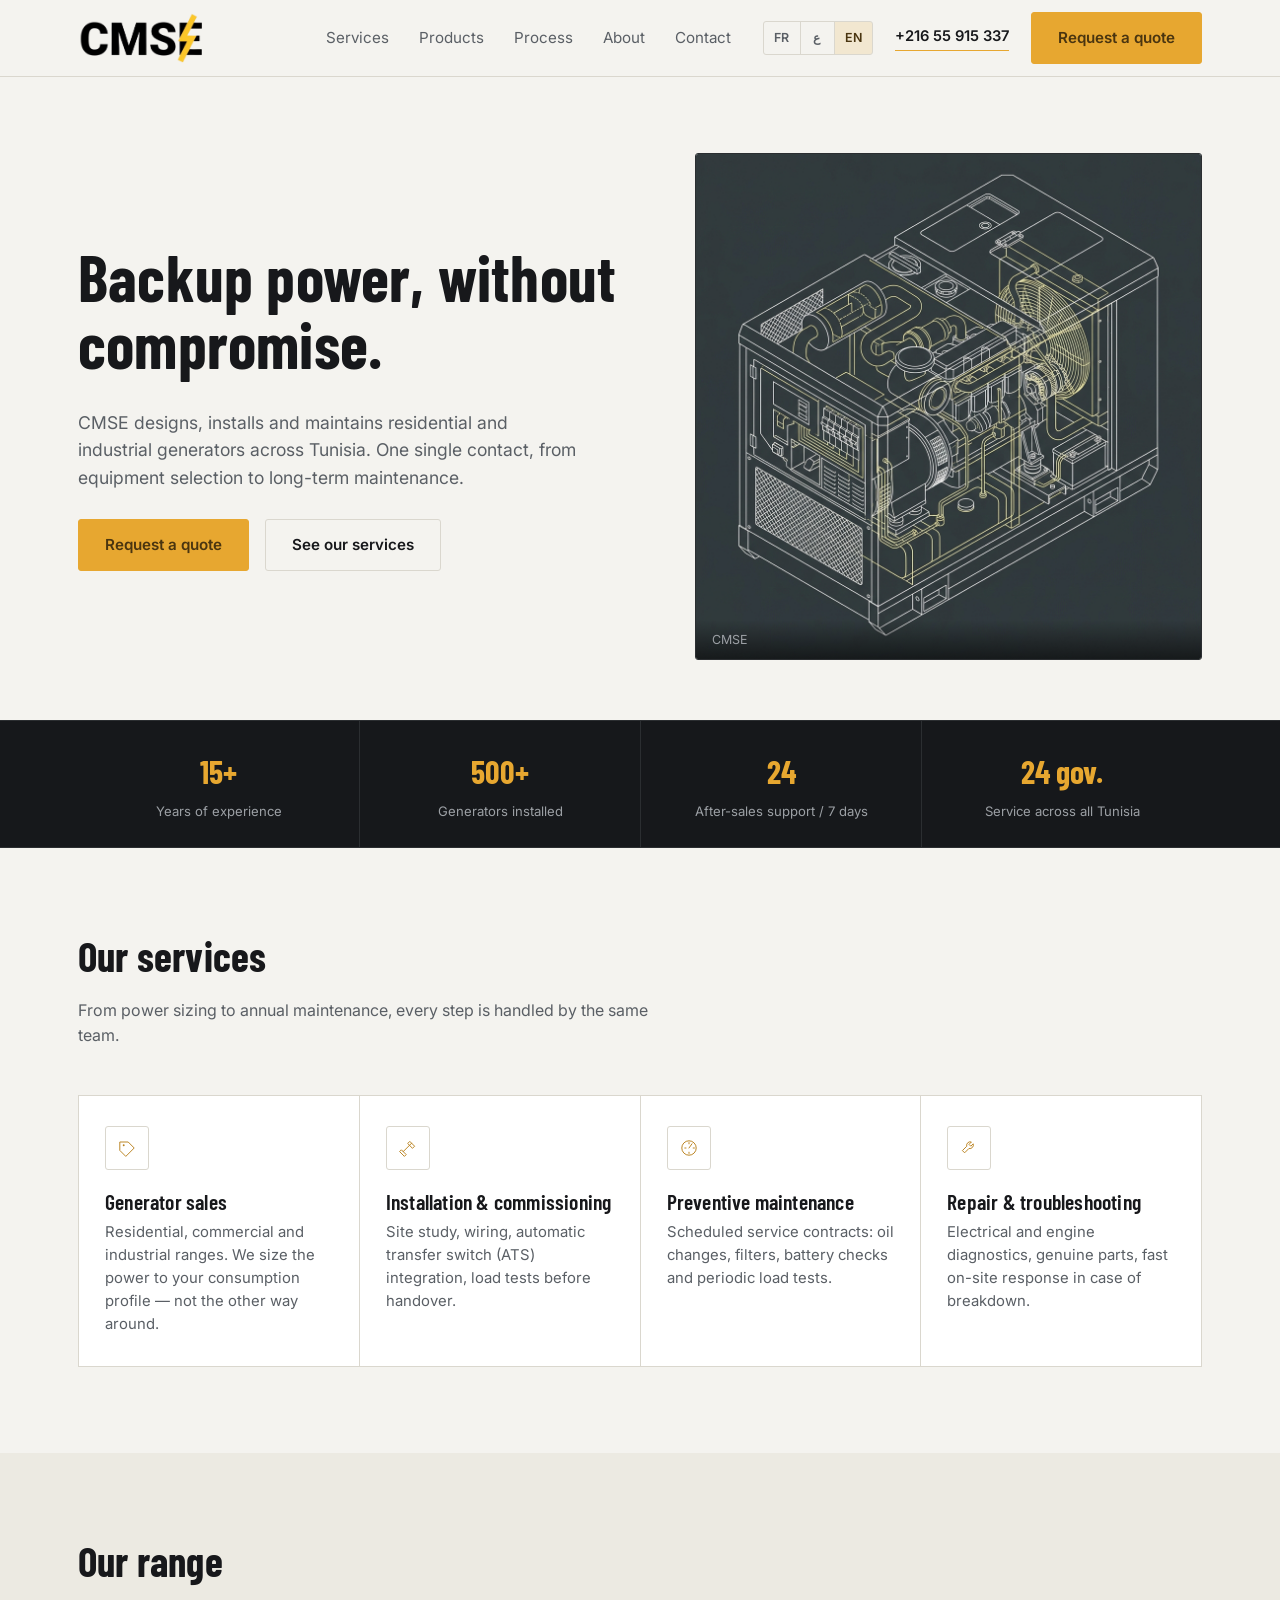
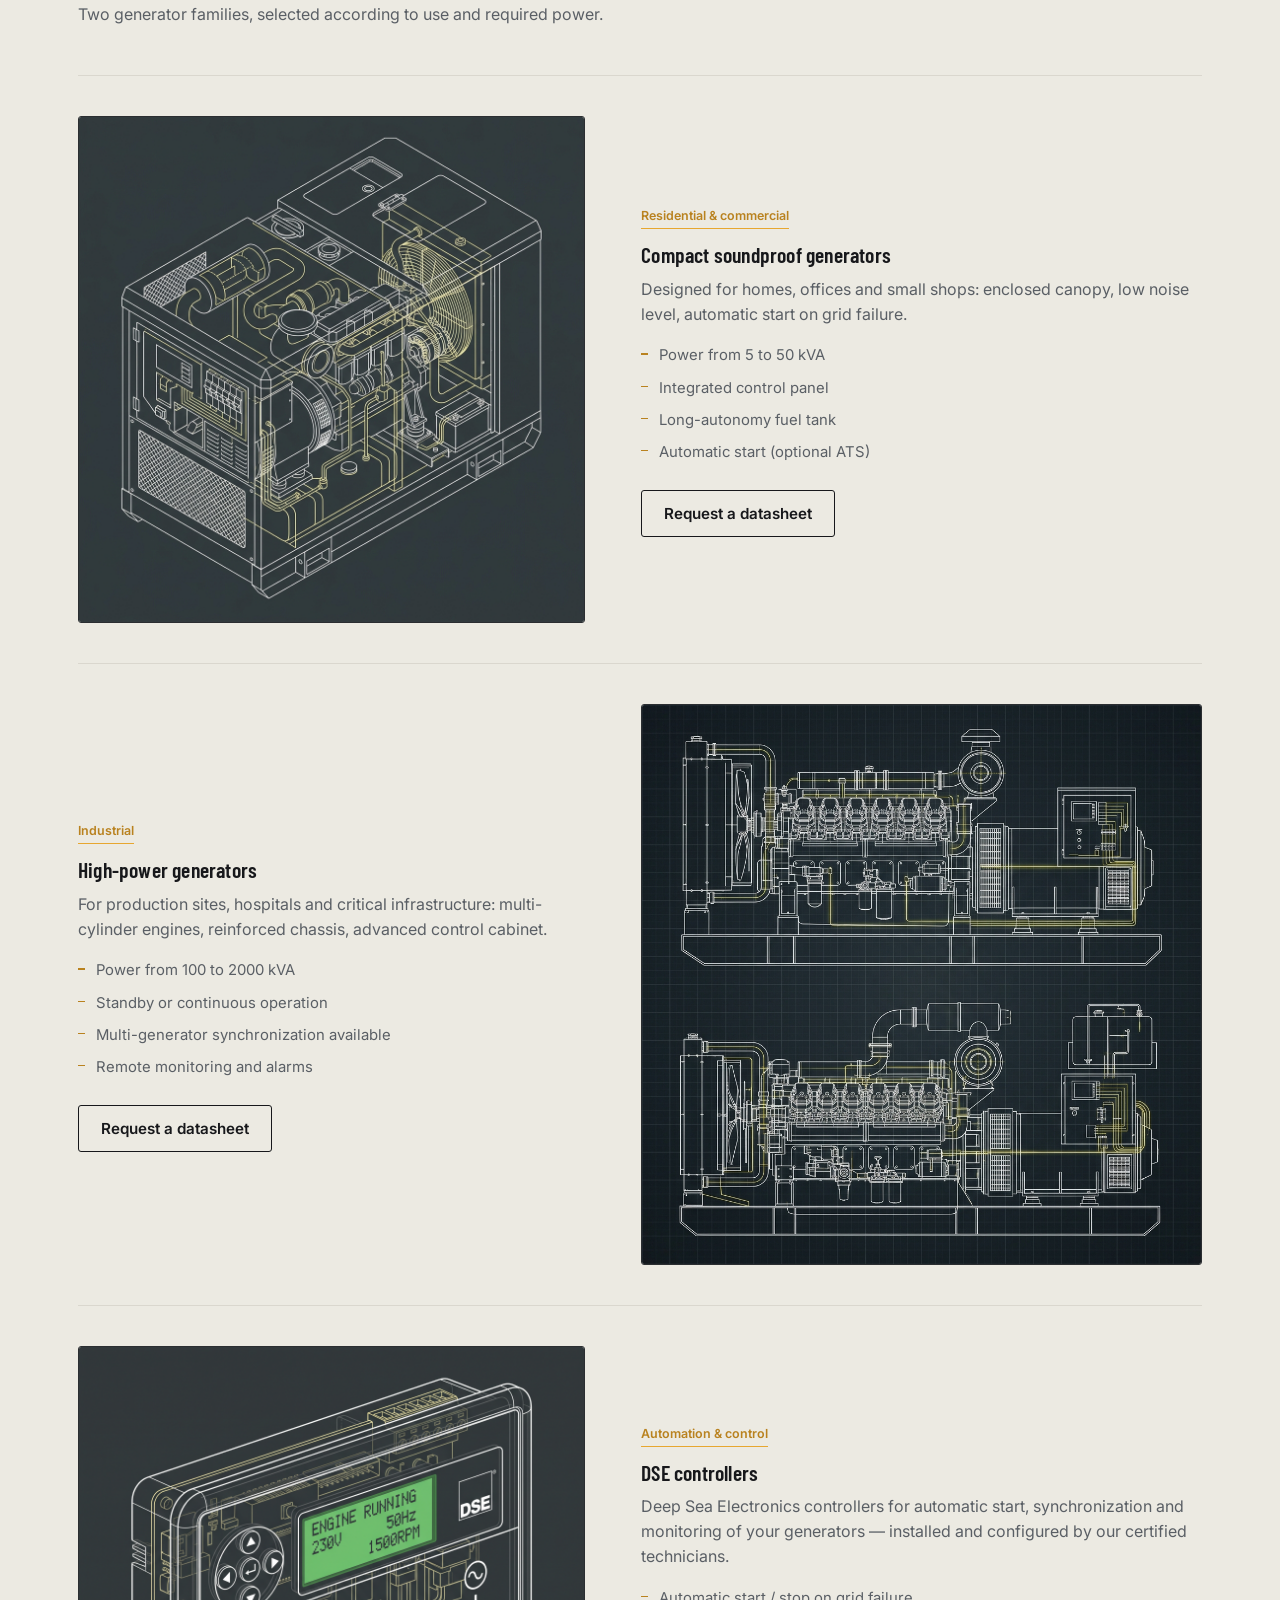
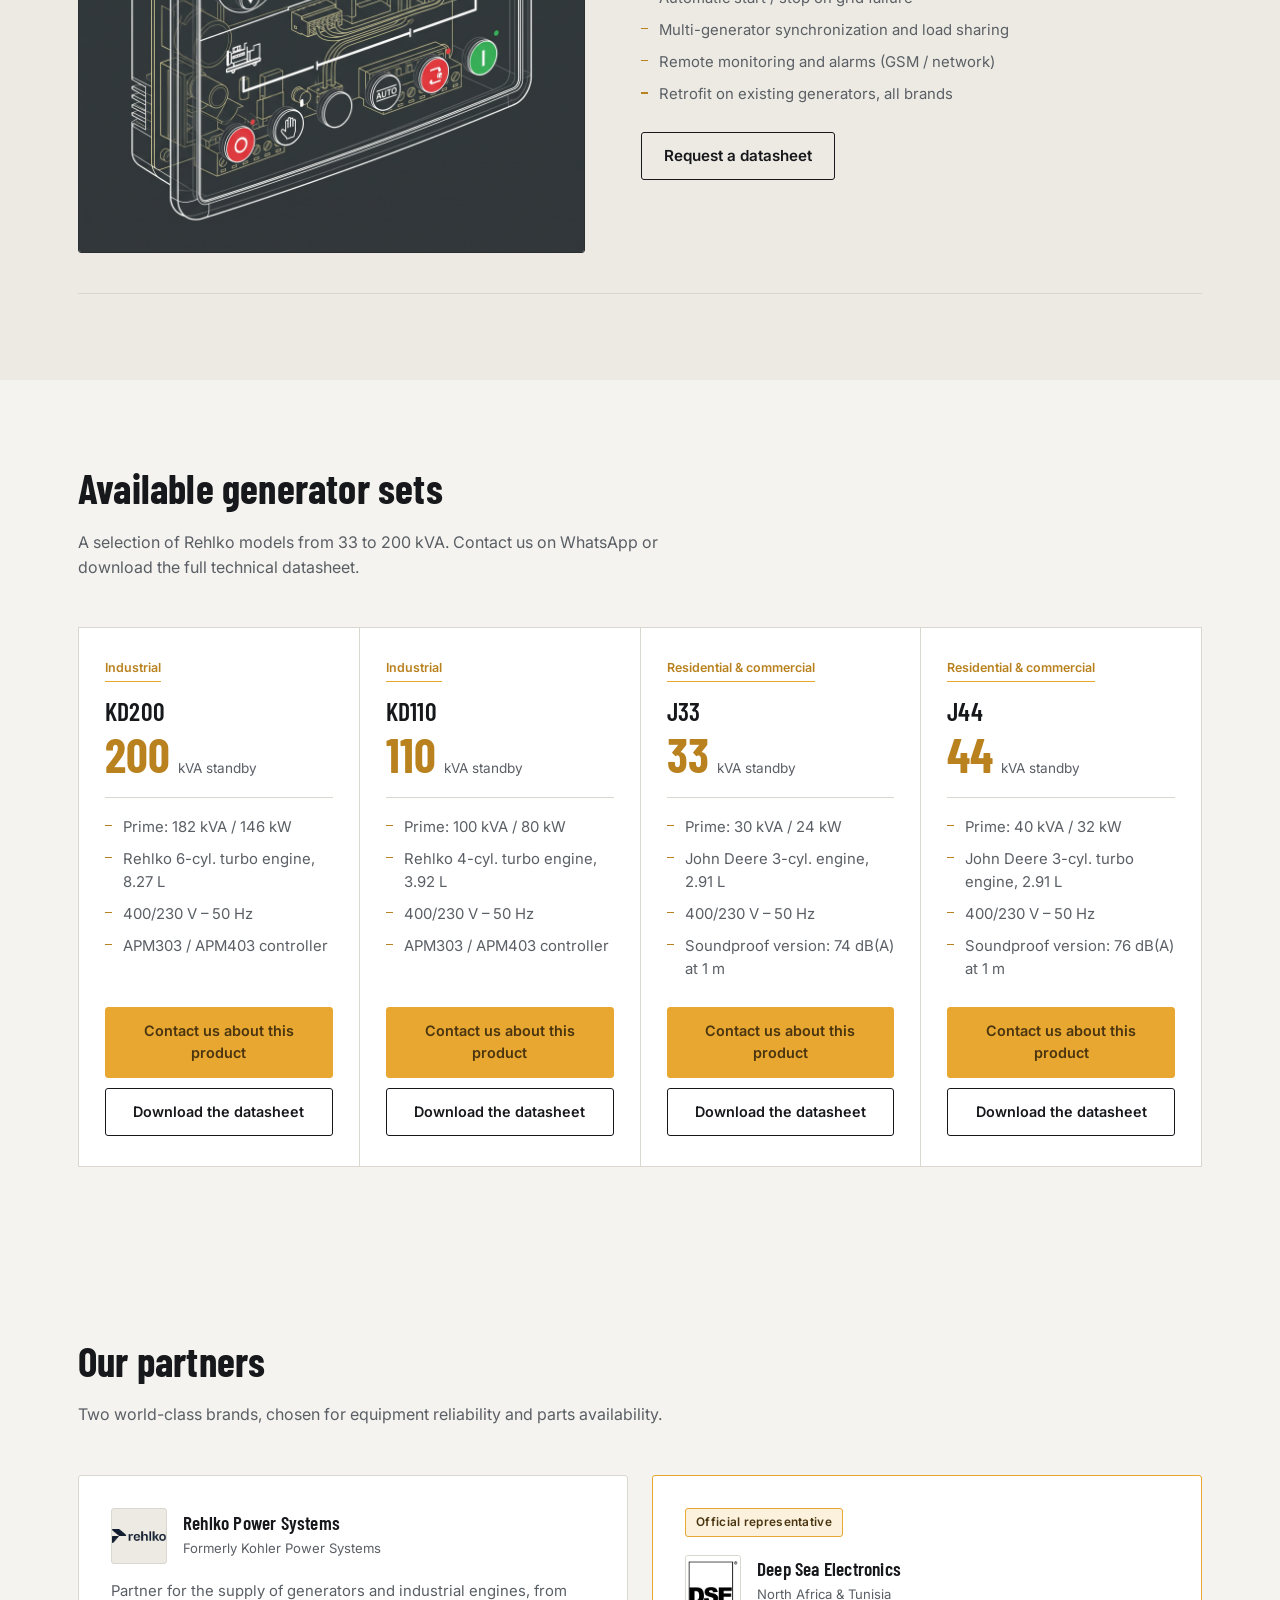
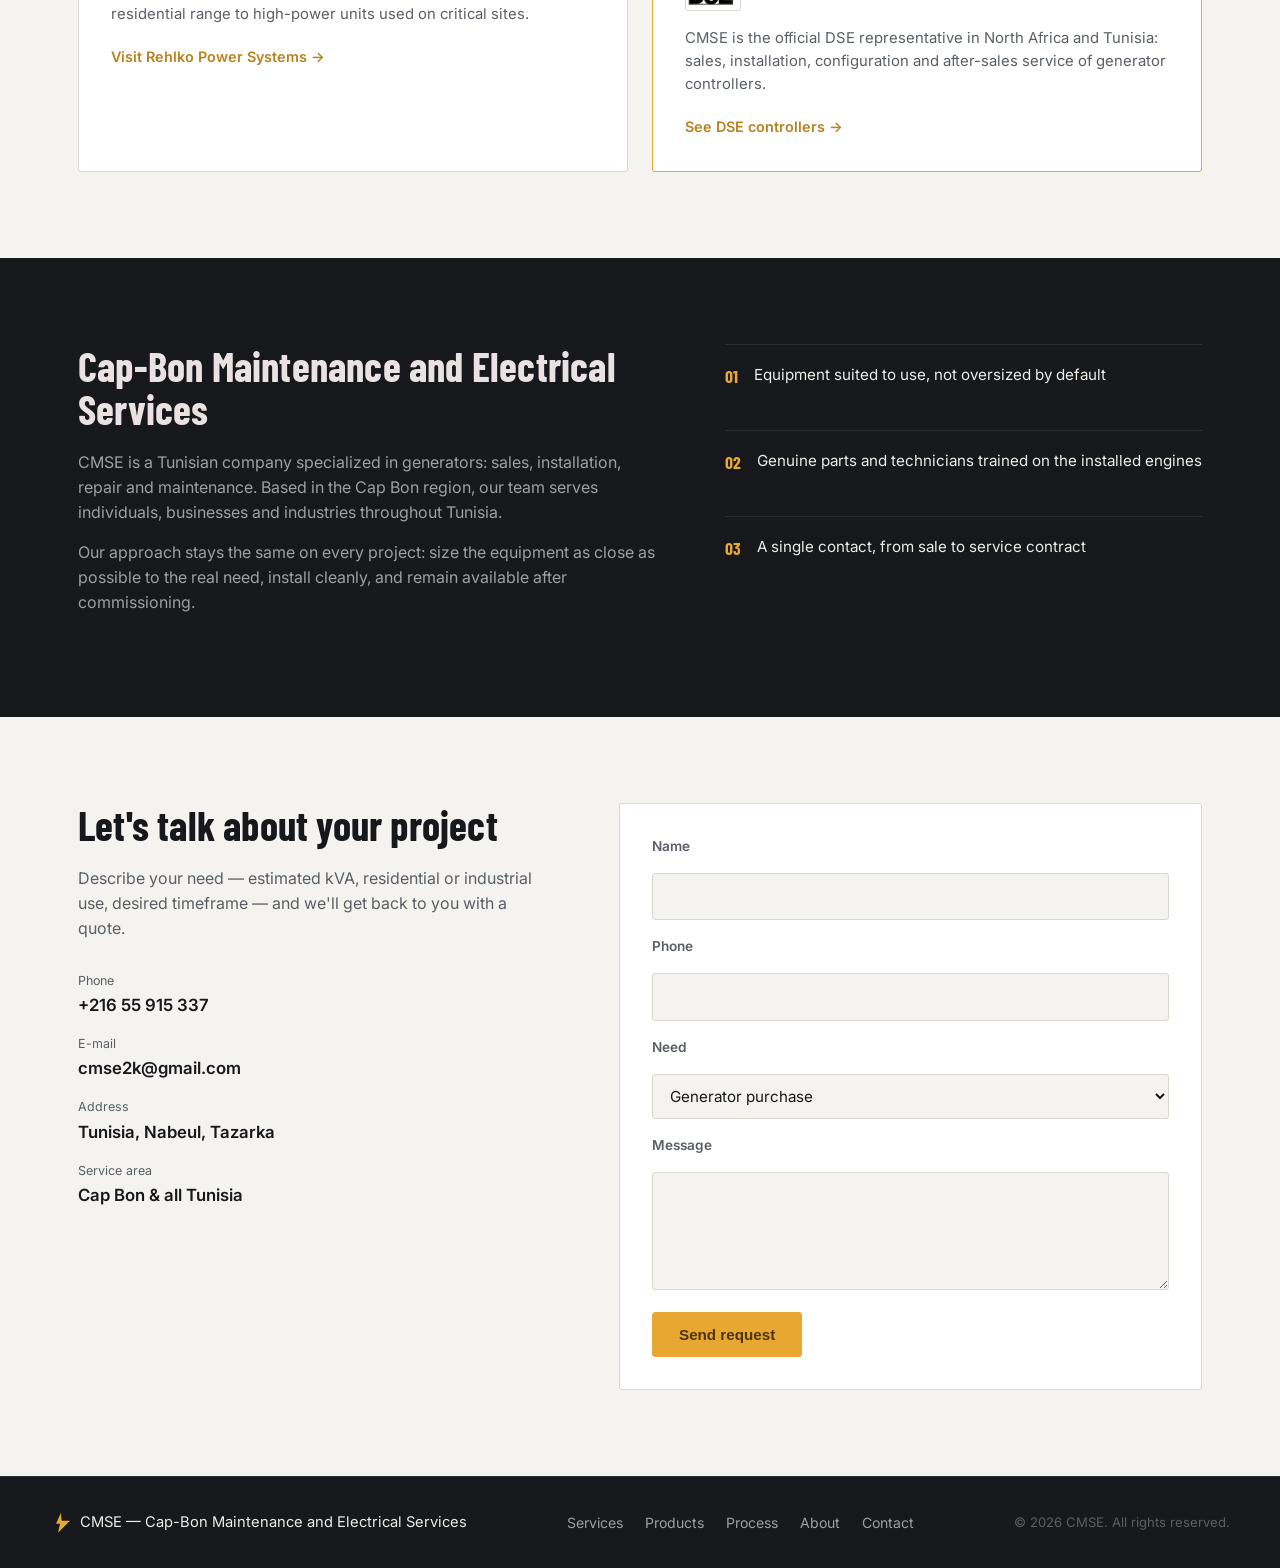
<file: index.html>
<!DOCTYPE html>
<html lang="fr" dir="ltr">
<head>
<meta charset="UTF-8">
<meta name="viewport" content="width=device-width, initial-scale=1.0">
<title>CMSE — Groupes électrogènes : vente, installation, réparation | Tunisie</title>
<meta name="description" content="CMSE (Cap-Bon Maintenance et Services Électriques) : vente, installation et réparation de groupes électrogènes résidentiels et industriels en Tunisie.">
<link rel="icon" href="data:image/svg+xml,%3Csvg xmlns='http://www.w3.org/2000/svg' viewBox='0 0 24 24'%3E%3Crect width='24' height='24' rx='2' fill='%23111315'/%3E%3Cpath d='M13 3 5 14h5l-1 7 8-11h-5l1-7Z' fill='%23E8A93C'/%3E%3C/svg%3E">

<link rel="alternate" hreflang="fr" href="index.html">
<link rel="alternate" hreflang="ar" href="index-ar.html">
<link rel="alternate" hreflang="en" href="index-en.html">
<link rel="alternate" hreflang="x-default" href="index.html">

<link rel="preconnect" href="https://fonts.googleapis.com">
<link rel="preconnect" href="https://fonts.gstatic.com" crossorigin>
<link href="https://fonts.googleapis.com/css2?family=Barlow+Condensed:wght@500;600;700&family=Inter:wght@400;500;600&display=swap" rel="stylesheet">
<link rel="stylesheet" href="style.css">
</head>
<body>

<input type="checkbox" id="nav-toggle" class="nav-toggle">

<header class="nav">
  <div class="wrap nav__inner">
    <a href="#top" class="nav__brand">
      <img src="./logo.png" alt="Logo CMSE" width="130" height="auto">
    </a>

    <nav class="nav__links">
      <a href="#services">Services</a>
      <a href="#produits">Produits</a>
      <a href="#apropos">À propos</a>
      <a href="#contact">Contact</a>
    </nav>

    <div class="nav__actions">
      <div class="lang-switch" role="group" aria-label="Langue">
        <a href="index.html"    data-lang="fr" class="lang-switch__item is-active" aria-current="true">FR</a>
        <a href="index-ar.html" data-lang="ar" class="lang-switch__item">ع</a>
        <a href="index-en.html" data-lang="en" class="lang-switch__item">EN</a>
      </div>
      <a class="nav__phone" href="https://wa.me/21655915337">+216 55 915 337</a>
      <a class="btn btn--accent" href="#contact">Demander un devis</a>
    </div>

    <label for="nav-toggle" class="nav__burger" aria-label="Ouvrir le menu">
      <span></span><span></span><span></span>
    </label>
  </div>

  <div class="nav__mobile">
    <a href="#services">Services</a>
    <a href="#produits">Produits</a>
    <a href="#apropos">À propos</a>
    <a href="#contact">Contact</a>
    <a class="nav__phone" href="https://wa.me/21655915337">+216 55 915 337</a>
    <div class="lang-switch lang-switch--mobile" role="group" aria-label="Langue">
      <a href="index.html"    data-lang="fr" class="lang-switch__item is-active" aria-current="true">FR</a>
      <a href="index-ar.html" data-lang="ar" class="lang-switch__item">ع</a>
      <a href="index-en.html" data-lang="en" class="lang-switch__item">EN</a>
    </div>
  </div>
</header>

<main id="top">

  <!-- HERO -->
  <section class="hero">
    <div class="wrap hero__inner">
      <div class="hero__text">
        <h1>L'énergie de secours, sans compromis.</h1>
        <p class="hero__lead">
          CMSE conçoit, installe et entretient des groupes électrogènes résidentiels et
          industriels partout en Tunisie. Un seul interlocuteur, du choix du matériel
          à la maintenance sur le long terme.
        </p>
        <div class="hero__cta">
          <a href="#contact" class="btn btn--accent">Demander un devis</a>
          <a href="#services" class="btn btn--ghost">Voir nos services</a>
        </div>
      </div>

      <div class="hero__figure">
        <img src="./groupe-residentiel.png" alt="Coupe technique d'un groupe électrogène résidentiel, vue isométrique" loading="eager">
        <span class="hero__figure-cap">CMSE</span>
      </div>
    </div>

    <div class="stats">
      <div class="wrap stats__inner">
        <div class="stat">
          <span class="stat__num">15+</span>
          <span class="stat__label">Années d'expérience</span>
        </div>
        <div class="stat">
          <span class="stat__num">500+</span>
          <span class="stat__label">Groupes installés</span>
        </div>
        <div class="stat">
          <span class="stat__num">24</span>
          <span class="stat__label">Assistance SAV / 7 jours</span>
        </div>
        <div class="stat">
          <span class="stat__num">24 gouv.</span>
          <span class="stat__label">Intervention dans toute la Tunisie</span>
        </div>
      </div>
    </div>
  </section>

  <!-- SERVICES -->
  <section id="services" class="section">
    <div class="wrap">
      <div class="section__head">
        <h2>Nos services</h2>
        <p>De l'étude de puissance à la maintenance annuelle, chaque étape est assurée par la même équipe.</p>
      </div>

      <div class="services__grid">
        <article class="card">
          <span class="card__icon" aria-hidden="true">
            <svg viewBox="0 0 40 40" fill="none"><path d="M8 10h14l10 10-14 14L8 24V10Z" stroke="currentColor" stroke-width="1.6" stroke-linejoin="round"/><circle cx="14.5" cy="15.5" r="1.6" fill="currentColor"/></svg>
          </span>
          <h3>Vente de groupes électrogènes</h3>
          <p>Gammes résidentielle, tertiaire et industrielle. Nous dimensionnons la puissance selon votre profil de consommation, pas l'inverse.</p>
        </article>

        <article class="card">
          <span class="card__icon" aria-hidden="true">
            <svg viewBox="0 0 40 40" fill="none"><path d="M12 26 26 12" stroke="currentColor" stroke-width="1.6" stroke-linecap="round"/><path d="M23 9l8 8-3.5 3.5L19.5 12.5 23 9Z" stroke="currentColor" stroke-width="1.6" stroke-linejoin="round"/><path d="M9 23l8 8-3 3-8-8 3-3Z" stroke="currentColor" stroke-width="1.6" stroke-linejoin="round"/></svg>
          </span>
          <h3>Installation &amp; mise en service</h3>
          <p>Étude d'implantation, câblage, intégration d'un commutateur automatique (ATS), tests de charge avant réception.</p>
        </article>

        <article class="card">
          <span class="card__icon" aria-hidden="true">
            <svg viewBox="0 0 40 40" fill="none"><circle cx="20" cy="20" r="12" stroke="currentColor" stroke-width="1.6"/><path d="M20 20 25 13" stroke="currentColor" stroke-width="1.6" stroke-linecap="round"/><path d="M13 20h2M20 27v2M27 20h2M20 11v2" stroke="currentColor" stroke-width="1.6" stroke-linecap="round"/></svg>
          </span>
          <h3>Maintenance préventive</h3>
          <p>Contrats d'entretien planifiés : vidanges, filtres, contrôle batterie et essais périodiques en charge.</p>
        </article>

        <article class="card">
          <span class="card__icon" aria-hidden="true">
            <svg viewBox="0 0 40 40" fill="none"><path d="M24 10a6 6 0 0 0-7.8 7.1L9 24.3l3.7 3.7 7.2-7.2A6 6 0 0 0 27 13l-4 4-3-3 4-4Z" stroke="currentColor" stroke-width="1.6" stroke-linejoin="round"/></svg>
          </span>
          <h3>Réparation &amp; dépannage</h3>
          <p>Diagnostic électrique et moteur, pièces d'origine, intervention rapide en cas de panne sur site.</p>
        </article>
      </div>
    </div>
  </section>

  <!-- PRODUITS -->
  <section id="produits" class="section section--alt">
    <div class="wrap">
      <div class="section__head">
        <h2>Notre gamme</h2>
        <p>Deux familles de groupes, sélectionnées selon l'usage et la puissance requise.</p>
      </div>

      <div class="product">
        <div class="product__figure">
          <img src="./groupe-residentiel.png" alt="Groupe électrogène résidentiel insonorisé, vue en coupe" loading="lazy">
        </div>
        <div class="product__body">
          <span class="product__tag">Résidentiel &amp; tertiaire</span>
          <h3>Groupes compacts insonorisés</h3>
          <p>Pensés pour les maisons, cabinets et petits commerces : coffret capoté, faible niveau sonore, démarrage automatique sur coupure secteur.</p>
          <ul class="product__list">
            <li>Puissances de 5 à 50 kVA</li>
            <li>Coffret de commande intégré</li>
            <li>Réservoir longue autonomie</li>
            <li>Démarrage automatique (ATS en option)</li>
          </ul>
          <a href="#contact" class="btn btn--outline">Demander une fiche technique</a>
        </div>
      </div>

      <div class="product product--reverse">
        <div class="product__figure">
          <img src="./groupe-industriel.png" alt="Groupe électrogène industriel multi-cylindres, vues de face et de côté" loading="lazy">
        </div>
        <div class="product__body">
          <span class="product__tag">Industriel</span>
          <h3>Groupes forte puissance</h3>
          <p>Pour sites de production, hôpitaux et infrastructures critiques : moteurs multi-cylindres, châssis renforcé, armoire de contrôle avancée.</p>
          <ul class="product__list">
            <li>Puissances de 100 à 2000 kVA</li>
            <li>Fonctionnement en secours ou en continu</li>
            <li>Synchronisation multi-groupes possible</li>
            <li>Supervision et alarmes à distance</li>
          </ul>
          <a href="#contact" class="btn btn--outline">Demander une fiche technique</a>
        </div>
      </div>

      <div class="product">
        <div class="product__figure">
          <img src="./auto.png" alt="Automate DSE de contrôle pour groupe électrogène" loading="lazy">
        </div>
        <div class="product__body">
          <span class="product__tag">Automatisme &amp; contrôle</span>
          <h3>Automates DSE</h3>
          <p>Contrôleurs Deep Sea Electronics pour démarrage automatique, synchronisation et supervision de vos groupes électrogènes — installés et paramétrés par nos techniciens certifiés.</p>
          <ul class="product__list">
            <li>Démarrage / arrêt automatique sur coupure secteur</li>
            <li>Synchronisation et répartition de charge multi-groupes</li>
            <li>Supervision et alarmes à distance (GSM / réseau)</li>
            <li>Rétrofit sur groupes existants, toutes marques</li>
          </ul>
          <a href="#contact" class="btn btn--outline">Demander une fiche technique</a>
        </div>
      </div>
    </div>
  </section>



  <!-- CATALOGUE : 4 PRODUITS (à insérer entre #produits et #partenaires) -->
  <section id="catalogue" class="section">
    <div class="wrap">
      <div class="section__head">
        <h2>Groupes électrogènes disponibles</h2>
        <p>Une sélection de modèles Rehlko du 33 au 200 kVA. Contactez-nous sur WhatsApp ou téléchargez la fiche technique complète.</p>
      </div>

      <div class="catalog">

        <!-- 1 : KD200 -->
        <article class="pcard">
          <span class="pcard__tag">Industriel</span>
          <h3>KD200</h3>
          <div class="pcard__power">
            <span class="pcard__kva">200</span><span class="pcard__unit">kVA secours</span>
          </div>
          <ul class="pcard__specs">
            <li>Prime : 182 kVA / 146 kW</li>
            <li>Moteur Rehlko 6 cyl. turbo, 8,27 L</li>
            <li>400/230 V – 50 Hz</li>
            <li>Contrôleur APM303 / APM403</li>
          </ul>
          <div class="pcard__actions">
            <a class="btn btn--accent" target="_blank" rel="noopener"
               href="https://wa.me/21655915337?text=Bonjour%20CMSE%2C%20je%20souhaite%20des%20informations%20et%20un%20devis%20pour%20le%20groupe%20%C3%A9lectrog%C3%A8ne%20Rehlko%20KD200%20(200%20kVA).">Contacter pour ce produit</a>
            <a class="btn btn--outline" href="assets/1.pdf" download="Fiche-technique-KD200.pdf">Télécharger la fiche technique</a>
          </div>
        </article>

        <!-- 2 : KD110 -->
        <article class="pcard">
          <span class="pcard__tag">Industriel</span>
          <h3>KD110</h3>
          <div class="pcard__power">
            <span class="pcard__kva">110</span><span class="pcard__unit">kVA secours</span>
          </div>
          <ul class="pcard__specs">
            <li>Prime : 100 kVA / 80 kW</li>
            <li>Moteur Rehlko 4 cyl. turbo, 3,92 L</li>
            <li>400/230 V – 50 Hz</li>
            <li>Contrôleur APM303 / APM403</li>
          </ul>
          <div class="pcard__actions">
            <a class="btn btn--accent" target="_blank" rel="noopener"
               href="https://wa.me/21655915337?text=Bonjour%20CMSE%2C%20je%20souhaite%20des%20informations%20et%20un%20devis%20pour%20le%20groupe%20%C3%A9lectrog%C3%A8ne%20Rehlko%20KD110%20(110%20kVA).">Contacter pour ce produit</a>
            <a class="btn btn--outline" href="assets/2.pdf" download="Fiche-technique-KD110.pdf">Télécharger la fiche technique</a>
          </div>
        </article>

        <!-- 3 : J33 -->
        <article class="pcard">
          <span class="pcard__tag">Résidentiel &amp; tertiaire</span>
          <h3>J33</h3>
          <div class="pcard__power">
            <span class="pcard__kva">33</span><span class="pcard__unit">kVA secours</span>
          </div>
          <ul class="pcard__specs">
            <li>Prime : 30 kVA / 24 kW</li>
            <li>Moteur John Deere 3 cyl., 2,91 L</li>
            <li>400/230 V – 50 Hz</li>
            <li>Version insonorisée : 74 dB(A) à 1 m</li>
          </ul>
          <div class="pcard__actions">
            <a class="btn btn--accent" target="_blank" rel="noopener"
               href="https://wa.me/21655915337?text=Bonjour%20CMSE%2C%20je%20souhaite%20des%20informations%20et%20un%20devis%20pour%20le%20groupe%20%C3%A9lectrog%C3%A8ne%20Rehlko%20J33%20(33%20kVA).">Contacter pour ce produit</a>
            <a class="btn btn--outline" href="assets/3.pdf" download="Fiche-technique-J33.pdf">Télécharger la fiche technique</a>
          </div>
        </article>

        <!-- 4 : J44 -->
        <article class="pcard">
          <span class="pcard__tag">Résidentiel &amp; tertiaire</span>
          <h3>J44</h3>
          <div class="pcard__power">
            <span class="pcard__kva">44</span><span class="pcard__unit">kVA secours</span>
          </div>
          <ul class="pcard__specs">
            <li>Prime : 40 kVA / 32 kW</li>
            <li>Moteur John Deere 3 cyl. turbo, 2,91 L</li>
            <li>400/230 V – 50 Hz</li>
            <li>Version insonorisée : 76 dB(A) à 1 m</li>
          </ul>
          <div class="pcard__actions">
            <a class="btn btn--accent" target="_blank" rel="noopener"
               href="https://wa.me/21655915337?text=Bonjour%20CMSE%2C%20je%20souhaite%20des%20informations%20et%20un%20devis%20pour%20le%20groupe%20%C3%A9lectrog%C3%A8ne%20Rehlko%20J44%20(44%20kVA).">Contacter pour ce produit</a>
            <a class="btn btn--outline" href="assets/4.pdf" download="Fiche-technique-J44.pdf">Télécharger la fiche technique</a>
          </div>
        </article>

      </div>
    </div>
  </section>

  <!-- PARTENAIRES -->
  <section id="partenaires" class="section">
    <div class="wrap">
      <div class="section__head">
        <h2>Nos partenaires</h2>
        <p>Deux marques de référence mondiale, choisies pour la fiabilité du matériel et la disponibilité des pièces.</p>
      </div>

      <div class="partners">
        <article class="partner">
          <div class="partner__head">
            <span class="partner__mark" aria-hidden="true"><img src="./Rehlko_Logo.webp" alt="Logo Rehlko Power Systems" width="120" height="auto"></span>
            <div>
              <h3>Rehlko Power Systems</h3>
              <span class="partner__role">Anciennement Kohler Power Systems</span>
            </div>
          </div>
          <p>Partenaire pour la fourniture de groupes électrogènes et moteurs industriels, de la gamme résidentielle aux fortes puissances utilisées sur sites critiques.</p>
          <a class="partner__link" href="https://www.powersystems.rehlko.com/emea/fr/home" target="_blank" rel="noopener">Voir le site Rehlko Power Systems →</a>
        </article>

        <article class="partner partner--featured">
          <span class="partner__badge">Représentant officiel</span>
          <div class="partner__head">
            <span class="partner__mark" aria-hidden="true">
              <img src="./dse.png" alt="Logo Deep Sea Electronics" width="120" height="auto">
            </span>
            <div>
              <h3>Deep Sea Electronics</h3>
              <span class="partner__role">Afrique du Nord &amp; Tunisie</span>
            </div>
          </div>
          <p>CMSE est représentant officiel DSE en Afrique du Nord et en Tunisie : vente, installation, paramétrage et SAV des automates de contrôle pour groupes électrogènes.</p>
          <a class="partner__link" href="https://www.deepseaelectronics.com/distributor/cmse">Voir les automates DSE →</a>
        </article>
      </div>
    </div>
  </section>

  <!-- A PROPOS -->
  <section id="apropos" class="section section--dark">
    <div class="wrap about">
      <div class="about__text">
        <h2 style="color: whitesmoke;">Cap-Bon Maintenance et Services Électriques</h2>
        <p>
          CMSE est une entreprise tunisienne spécialisée dans les groupes électrogènes :
          vente, installation, réparation et maintenance. Basée dans la région du Cap Bon,
          notre équipe intervient auprès de particuliers, de commerces et d'industriels
          partout en Tunisie.
        </p>
        <p>
          Notre approche reste la même sur chaque chantier : dimensionner le matériel au
          plus près du besoin réel, installer proprement, et rester disponible après la
          mise en service.
        </p>
      </div>
      <div class="about__points">
        <div class="point"><span class="point__num">01</span><p>Matériel adapté à l'usage, pas surdimensionné par défaut</p></div>
        <div class="point"><span class="point__num">02</span><p>Pièces d'origine et techniciens formés sur les moteurs installés</p></div>
        <div class="point"><span class="point__num">03</span><p>Un seul interlocuteur, de la vente au contrat d'entretien</p></div>
      </div>
    </div>
  </section>

  <!-- CONTACT -->
  <section id="contact" class="section">
    <div class="wrap contact">
      <div class="contact__info">
        <h2>Parlons de votre projet</h2>
        <p>Décrivez votre besoin — nombre de kVA estimé, usage résidentiel ou industriel, délai souhaité — et nous revenons vers vous avec un devis.</p>

        <dl class="contact__details">
          <div><dt>Téléphone</dt><dd><a href="https://wa.me/21655915337">+216 55 915 337</a></dd></div>
          <div><dt>E-mail</dt><dd><a href="mailto:cmse2k@gmail.com">cmse2k@gmail.com</a></dd></div>
          <div><dt>Adresse</dt><dd>Tunisie, Nabeul, Tazarka</dd></div>
          <div><dt>Zone d'intervention</dt><dd>Cap Bon &amp; toute la Tunisie</dd></div>
        </dl>
      </div>

      <form class="contact__form" id="contactForm">
        <label for="name">Nom</label>
        <input id="name" name="Nom" type="text" required>

        <label for="phone">Téléphone</label>
        <input id="phone" name="Téléphone" type="tel" required>

        <label for="need">Besoin</label>
        <select id="need" name="Besoin">
          <option>Vente d'un groupe électrogène</option>
          <option>Installation</option>
          <option>Réparation / dépannage</option>
          <option>Contrat de maintenance</option>
        </select>

        <label for="message">Message</label>
        <textarea id="message" name="Message" rows="4"></textarea>

        <button type="submit" class="btn btn--accent">Envoyer sur WhatsApp</button>
      </form>
    </div>
  </section>

</main>

<footer class="footer">
  <div class="wrap footer__inner">
    <div class="footer__brand">
      <span class="nav__mark" aria-hidden="true"></span>
      CMSE — Cap-Bon Maintenance et Services Électriques
    </div>
    <nav class="footer__links">
      <a href="#services">Services</a>
      <a href="#produits">Produits</a>
      <a href="#apropos">À propos</a>
      <a href="#contact">Contact</a>
    </nav>
    <p class="footer__copy">© <span id="year">2026</span> CMSE. Tous droits réservés.</p>
  </div>
</footer>

<script src="lang.js" defer></script>
<script>
(function(){
  var WHATSAPP_NUMBER = "21655915337"; // format international sans "+" ni espaces

  var form = document.getElementById("contactForm");
  if (!form) return;

  form.addEventListener("submit", function(e){
    e.preventDefault();

    var name    = document.getElementById("name").value.trim();
    var phone   = document.getElementById("phone").value.trim();
    var need    = document.getElementById("need").value;
    var message = document.getElementById("message").value.trim();

    if (!name || !phone) {
      form.reportValidity();
      return;
    }

    var lines = [
      "Nouvelle demande depuis le site CMSE",
      "",
      "Nom : " + name,
      "Téléphone : " + phone,
      "Besoin : " + need
    ];
    if (message) {
      lines.push("Message : " + message);
    }

    var text = encodeURIComponent(lines.join("\n"));
    var url = "https://wa.me/" + WHATSAPP_NUMBER + "?text=" + text;

    window.location.href = url;
  });
})();
</script>
</body>
</html>
</file>
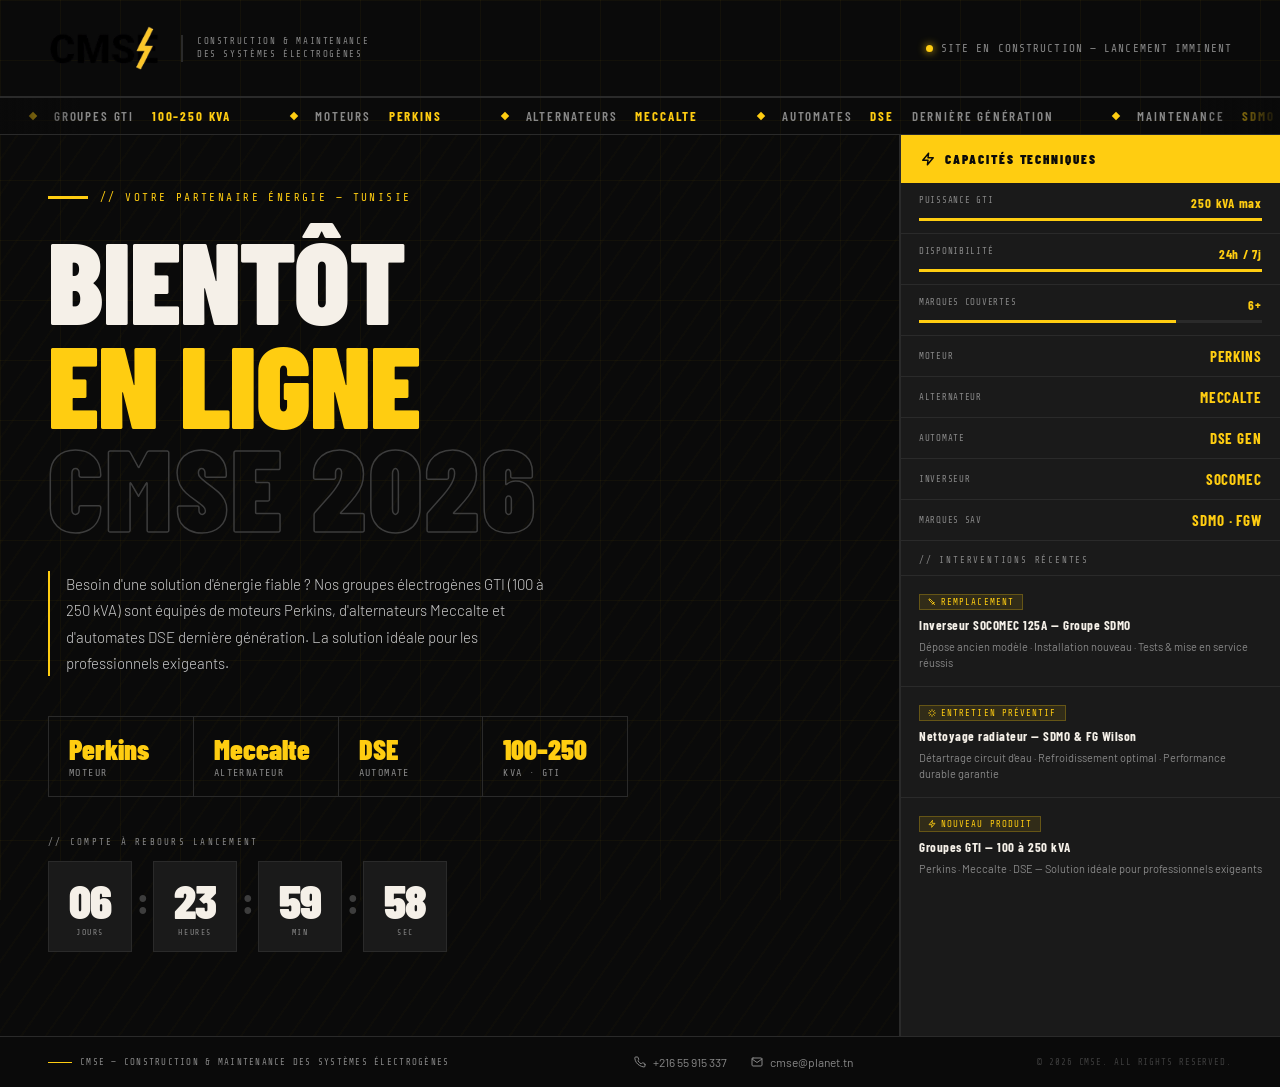
<file: comming-soon.html>
<!DOCTYPE html>
<html lang="fr">
<head>
<meta charset="UTF-8">
<meta name="viewport" content="width=device-width, initial-scale=1.0">
<title>CMSE — Bientôt en ligne</title>
<link rel="preconnect" href="https://fonts.googleapis.com">
<link href="https://fonts.googleapis.com/css2?family=Barlow+Condensed:wght@300;400;600;700;800;900&family=Barlow:wght@300;400;500&family=Share+Tech+Mono&display=swap" rel="stylesheet">
<style>

:root {
  --cat-yellow: #FFCD11;
  --cat-black:  #0a0a0a;
  --cat-steel:  #1a1a1a;
  --cat-iron:   #2a2a2a;
  --cat-zinc:   #3d3d3d;
  --cat-gray:   #888;
  --cat-light:  #ccc;
  --cat-white:  #f5f0e8;
}

*, *::before, *::after { box-sizing: border-box; margin: 0; padding: 0; }
html { height: 100%; }

body {
  min-height: 100%;
  background: var(--cat-black);
  color: var(--cat-white);
  font-family: 'Barlow', sans-serif;
  overflow-x: hidden;
  cursor: crosshair;
}

/* Grid bg */
body::before {
  content: '';
  position: fixed; inset: 0;
  background-image:
    linear-gradient(rgba(255,205,17,.04) 1px, transparent 1px),
    linear-gradient(90deg, rgba(255,205,17,.04) 1px, transparent 1px);
  background-size: 60px 60px;
  pointer-events: none; z-index: 0;
}

/* ── TOPBAR ── */
.topbar {
  display: flex; align-items: center; justify-content: space-between;
  padding: 26px 48px;
  border-bottom: 1px solid var(--cat-iron);
  position: relative; z-index: 10;
  animation: fadeDown .7s ease both;
}

.brand { display: flex; align-items: center; gap: 14px; }

.brand-hex {
  width: 36px; height: 36px;
  background: var(--cat-yellow);
  clip-path: polygon(50% 0%,100% 25%,100% 75%,50% 100%,0% 75%,0% 25%);
  animation: rotateSlow 20s linear infinite;
  flex-shrink: 0;
}

.brand-name {
  font-family: 'Barlow Condensed', sans-serif;
  font-size: 30px; font-weight: 900;
  letter-spacing: .14em; text-transform: uppercase;
  color: var(--cat-white);
}
.brand-name em { color: var(--cat-yellow); font-style: normal; }

.brand-tagline {
  font-family: 'Share Tech Mono', monospace;
  font-size: 9px; letter-spacing: .18em;
  color: var(--cat-gray); text-transform: uppercase;
  border-left: 2px solid var(--cat-iron);
  padding-left: 14px; line-height: 1.5;
}

.topbar-right {
  display: flex; align-items: center; gap: 8px;
  font-family: 'Share Tech Mono', monospace;
  font-size: 11px; color: var(--cat-gray);
  letter-spacing: .1em; text-transform: uppercase;
}
.pulse-dot {
  width: 7px; height: 7px; border-radius: 50%;
  background: var(--cat-yellow);
  box-shadow: 0 0 8px var(--cat-yellow);
  animation: blink 2s ease-in-out infinite;
}

/* ── TICKER ── */
.ticker-wrap {
  overflow: hidden;
  border-top: 1px solid var(--cat-iron);
  border-bottom: 1px solid var(--cat-iron);
  padding: 10px 0; position: relative; z-index: 5;
}
.ticker-wrap::before,
.ticker-wrap::after {
  content: ''; position: absolute; top: 0; bottom: 0; width: 80px; z-index: 2; pointer-events: none;
}
.ticker-wrap::before { left: 0;  background: linear-gradient(90deg, var(--cat-black), transparent); }
.ticker-wrap::after  { right: 0; background: linear-gradient(-90deg, var(--cat-black), transparent); }

.ticker-track {
  display: flex; gap: 0; width: max-content;
  animation: tickerScroll 35s linear infinite;
}
.ticker-item {
  display: flex; align-items: center; gap: 18px;
  padding: 0 30px; white-space: nowrap;
  font-family: 'Barlow Condensed', sans-serif;
  font-size: 13px; font-weight: 600; letter-spacing: .14em;
  text-transform: uppercase; color: var(--cat-gray);
}
.ticker-item strong { color: var(--cat-yellow); }
.ticker-rhomb {
  width: 6px; height: 6px; background: var(--cat-yellow);
  transform: rotate(45deg); flex-shrink: 0;
}

/* ── HERO GRID ── */
.hero-grid {
  display: grid;
  grid-template-columns: 1fr 380px;
  gap: 0;
  position: relative; z-index: 1;
  min-height: calc(100vh - 230px);
}

/* Left column */
.hero-left {
  padding: 56px 48px 48px;
  display: flex; flex-direction: column; justify-content: center;
  position: relative;
  border-right: 1px solid var(--cat-iron);
}

/* Diagonal stripe bg */
.hero-left::after {
  content: '';
  position: absolute; inset: 0;
  background: repeating-linear-gradient(
    -55deg, transparent, transparent 18px,
    rgba(255,205,17,.018) 18px, rgba(255,205,17,.018) 20px
  );
  pointer-events: none;
}

.eyebrow {
  display: flex; align-items: center; gap: 12px;
  margin-bottom: 24px;
  animation: fadeUp .7s .2s ease both;
}
.eyebrow-bar { width: 40px; height: 3px; background: var(--cat-yellow); flex-shrink: 0; }
.eyebrow-text {
  font-family: 'Share Tech Mono', monospace;
  font-size: 11px; letter-spacing: .22em;
  color: var(--cat-yellow); text-transform: uppercase;
}

.hero-heading {
  font-family: 'Barlow Condensed', sans-serif;
  font-size: clamp(68px, 9vw, 130px);
  font-weight: 900; line-height: .9;
  text-transform: uppercase;
  letter-spacing: -.01em;
  margin-bottom: 32px;
  animation: fadeUp .7s .3s ease both;
  position: relative; z-index: 1;
}
.hero-heading .l1 { display: block; color: var(--cat-white); }
.hero-heading .l2 { display: block; color: var(--cat-yellow); }
.hero-heading .l3 {
  display: block; color: transparent;
  -webkit-text-stroke: 1.5px var(--cat-zinc);
  letter-spacing: .03em;
}

.hero-desc {
  font-size: 15px; font-weight: 300; line-height: 1.75;
  color: var(--cat-light); max-width: 520px;
  border-left: 2px solid var(--cat-yellow);
  padding-left: 16px; margin-bottom: 40px;
  animation: fadeUp .7s .45s ease both;
  position: relative; z-index: 1;
}

/* Products row */
.products-row {
  display: flex; gap: 0;
  border: 1px solid var(--cat-iron);
  margin-bottom: 40px;
  animation: fadeUp .7s .55s ease both;
  position: relative; z-index: 1;
  max-width: 580px;
}

.product-card {
  flex: 1; padding: 18px 20px;
  border-right: 1px solid var(--cat-iron);
  transition: background .2s;
  position: relative; overflow: hidden;
}
.product-card:last-child { border-right: none; }
.product-card:hover { background: rgba(255,205,17,.06); }
.product-card::before {
  content: ''; position: absolute;
  top: 0; left: 0; right: 0; height: 2px;
  background: var(--cat-yellow);
  transform: scaleX(0); transform-origin: left;
  transition: transform .3s;
}
.product-card:hover::before { transform: scaleX(1); }

.product-range {
  font-family: 'Barlow Condensed', sans-serif;
  font-size: 28px; font-weight: 900;
  color: var(--cat-yellow); line-height: 1;
  margin-bottom: 4px;
}
.product-label {
  font-family: 'Share Tech Mono', monospace;
  font-size: 10px; letter-spacing: .14em;
  color: var(--cat-gray); text-transform: uppercase;
}

/* Countdown */
.countdown-section {
  position: relative; z-index: 1;
  animation: fadeUp .7s .65s ease both;
}
.section-label {
  font-family: 'Share Tech Mono', monospace;
  font-size: 9px; letter-spacing: .25em;
  color: var(--cat-gray); text-transform: uppercase;
  margin-bottom: 14px;
}
.countdown { display: flex; gap: 2px; margin-bottom: 36px; }

.cd-unit { position: relative; }
.cd-box {
  background: var(--cat-steel);
  border: 1px solid var(--cat-iron);
  padding: 14px 20px; text-align: center; min-width: 82px;
  position: relative; overflow: hidden;
}
.cd-box::before {
  content: ''; position: absolute;
  top: 0; left: 0; width: 100%; height: 2px;
  background: var(--cat-yellow);
  transform: scaleX(0); transform-origin: left;
  transition: transform .3s;
}
.cd-unit:hover .cd-box::before { transform: scaleX(1); }
.cd-num {
  font-family: 'Barlow Condensed', sans-serif;
  font-size: 48px; font-weight: 900; line-height: 1;
  color: var(--cat-white); letter-spacing: -.02em;
  display: block; transition: color .3s;
}
.cd-unit:hover .cd-num { color: var(--cat-yellow); }
.cd-lbl {
  font-family: 'Share Tech Mono', monospace;
  font-size: 8px; letter-spacing: .2em;
  color: var(--cat-gray); text-transform: uppercase;
  margin-top: 4px; display: block;
}
.cd-sep {
  font-family: 'Barlow Condensed', sans-serif;
  font-size: 36px; font-weight: 900;
  color: var(--cat-zinc);
  display: flex; align-items: center;
  padding: 0 3px; padding-bottom: 14px;
  align-self: center;
}

/* Notify form */
.notify-form {
  display: flex; gap: 0; max-width: 500px;
  border: 1px solid var(--cat-iron); overflow: hidden;
  position: relative; z-index: 1;
  animation: fadeUp .7s .75s ease both;
}
.notify-form::after {
  content: ''; position: absolute;
  bottom: 0; left: 0; width: 0; height: 2px;
  background: var(--cat-yellow); transition: width .4s;
}
.notify-form:focus-within::after { width: 100%; }

.notify-input {
  flex: 1; background: var(--cat-steel); border: none; outline: none;
  padding: 13px 16px;
  font-family: 'Barlow', sans-serif; font-size: 13.5px;
  color: var(--cat-white); letter-spacing: .03em;
}
.notify-input::placeholder { color: var(--cat-zinc); }

.notify-btn {
  background: var(--cat-yellow); border: none;
  padding: 13px 26px;
  font-family: 'Barlow Condensed', sans-serif;
  font-size: 14px; font-weight: 800;
  letter-spacing: .15em; text-transform: uppercase;
  color: var(--cat-black); cursor: pointer;
  transition: background .2s, transform .1s;
  display: flex; align-items: center; gap: 7px; white-space: nowrap;
}
.notify-btn:hover { background: #ffd740; }
.notify-btn:active { transform: scale(.98); }

/* ── RIGHT PANEL ── */
.hero-right {
  background: var(--cat-steel);
  border-left: 1px solid var(--cat-iron);
  display: flex; flex-direction: column;
}

/* Panel header */
.panel-header {
  background: var(--cat-yellow);
  padding: 16px 20px;
  display: flex; align-items: center; gap: 10px;
  animation: fadeLeft .8s .4s ease both;
}
.panel-header-title {
  font-family: 'Barlow Condensed', sans-serif;
  font-size: 13px; font-weight: 900;
  letter-spacing: .15em; text-transform: uppercase;
  color: var(--cat-black);
}

/* Specs */
.specs-block { border-bottom: 1px solid var(--cat-iron); }

.spec-row {
  display: flex; align-items: center; justify-content: space-between;
  padding: 11px 18px; border-bottom: 1px solid var(--cat-iron);
  transition: background .15s;
}
.spec-row:last-child { border-bottom: none; }
.spec-row:hover { background: rgba(255,205,17,.04); }
.spec-key {
  font-family: 'Share Tech Mono', monospace;
  font-size: 9px; color: var(--cat-gray);
  letter-spacing: .08em; text-transform: uppercase;
}
.spec-val {
  font-family: 'Barlow Condensed', sans-serif;
  font-size: 15px; font-weight: 700;
  color: var(--cat-yellow); letter-spacing: .06em;
}

/* Bar rows */
.bar-row { padding: 12px 18px; border-bottom: 1px solid var(--cat-iron); }
.bar-head { display: flex; justify-content: space-between; margin-bottom: 7px; }
.bar-track { height: 3px; background: var(--cat-iron); }
.bar-fill { height: 100%; background: var(--cat-yellow); animation: barGrow 2s 1s ease both; }
@keyframes barGrow { from { width: 0 !important; } }

/* Posts (réalisations) */
.posts-header {
  padding: 14px 18px 10px;
  font-family: 'Share Tech Mono', monospace;
  font-size: 9px; letter-spacing: .2em;
  color: var(--cat-gray); text-transform: uppercase;
  border-bottom: 1px solid var(--cat-iron);
}

.post-item {
  padding: 14px 18px;
  border-bottom: 1px solid var(--cat-iron);
  transition: background .15s; cursor: default;
}
.post-item:last-child { border-bottom: none; }
.post-item:hover { background: rgba(255,205,17,.04); }

.post-tag {
  display: inline-flex; align-items: center; gap: 5px;
  background: rgba(255,205,17,.1);
  border: 1px solid rgba(255,205,17,.25);
  border-radius: 0;
  padding: 2px 8px; margin-bottom: 7px;
  font-family: 'Share Tech Mono', monospace;
  font-size: 9px; letter-spacing: .12em; text-transform: uppercase;
  color: var(--cat-yellow);
}
.post-title {
  font-family: 'Barlow Condensed', sans-serif;
  font-size: 13px; font-weight: 700; letter-spacing: .04em;
  color: var(--cat-white); line-height: 1.3; margin-bottom: 5px;
}
.post-desc {
  font-size: 11px; color: var(--cat-gray); line-height: 1.5;
}

/* ── FOOTER ── */
footer {
  border-top: 1px solid var(--cat-iron);
  padding: 18px 48px;
  display: flex; align-items: center;
  justify-content: space-between; flex-wrap: wrap; gap: 12px;
  position: relative; z-index: 5;
  animation: fadeUp .6s 1s ease both;
}
.footer-id {
  font-family: 'Share Tech Mono', monospace;
  font-size: 9px; letter-spacing: .14em;
  color: var(--cat-gray); text-transform: uppercase;
  display: flex; align-items: center; gap: 8px;
}
.footer-id::before {
  content: ''; display: block;
  width: 24px; height: 1px; background: var(--cat-yellow);
}

.footer-contacts { display: flex; gap: 24px; flex-wrap: wrap; }

.footer-contact {
  display: flex; align-items: center; gap: 7px;
  font-size: 12px; color: var(--cat-gray);
  text-decoration: none; transition: color .2s;
}
.footer-contact:hover { color: var(--cat-yellow); }
.footer-contact svg { flex-shrink: 0; }

.footer-copy {
  font-family: 'Share Tech Mono', monospace;
  font-size: 9px; color: var(--cat-zinc);
  letter-spacing: .1em; text-transform: uppercase;
}

/* ── KEYFRAMES ── */
@keyframes fadeUp {
  from { opacity: 0; transform: translateY(22px); }
  to   { opacity: 1; transform: translateY(0); }
}
@keyframes fadeDown {
  from { opacity: 0; transform: translateY(-14px); }
  to   { opacity: 1; transform: translateY(0); }
}
@keyframes fadeLeft {
  from { opacity: 0; transform: translateX(20px); }
  to   { opacity: 1; transform: translateX(0); }
}
@keyframes blink {
  0%,100% { opacity: 1; } 50% { opacity: .25; }
}
@keyframes rotateSlow { to { transform: rotate(360deg); } }
@keyframes tickerScroll { to { transform: translateX(-50%); } }

/* ── RESPONSIVE ── */
@media (max-width: 1100px) {
  .hero-grid { grid-template-columns: 1fr; }
  .hero-right { display: none; }
}
@media (max-width: 700px) {
  .topbar, .hero-left, footer { padding-left: 20px; padding-right: 20px; }
  .countdown { flex-wrap: wrap; gap: 2px; }
  .cd-box { min-width: 66px; padding: 10px 12px; }
  .cd-num { font-size: 38px; }
  .products-row { flex-direction: column; }
  .product-card { border-right: none; border-bottom: 1px solid var(--cat-iron); }
  .notify-form { flex-direction: column; }
  .notify-btn { justify-content: center; }
  .footer-contacts { flex-direction: column; gap: 10px; }
  .brand-tagline { display: none; }
}
</style>
</head>
<body>

<!-- TOPBAR -->
<header class="topbar">
  <div class="brand">
    <div class="brand-name">
        <img src="logo.png" alt="⚡" style="width:115px; vertical-align:middle; margin-right:4px;">
    </div>
    <div class="brand-tagline">
      Construction &amp; Maintenance<br>
      des Systèmes Électrogènes
    </div>
  </div>
  <div class="topbar-right">
    <span class="pulse-dot"></span>
    Site en construction — lancement imminent
  </div>
</header>

<!-- TICKER -->
<div class="ticker-wrap">
  <div class="ticker-track">
    <div class="ticker-item"><span class="ticker-rhomb"></span> Groupes GTI <strong>100–250 kVA</strong></div>
    <div class="ticker-item"><span class="ticker-rhomb"></span> Moteurs <strong>Perkins</strong></div>
    <div class="ticker-item"><span class="ticker-rhomb"></span> Alternateurs <strong>Meccalte</strong></div>
    <div class="ticker-item"><span class="ticker-rhomb"></span> Automates <strong>DSE</strong> dernière génération</div>
    <div class="ticker-item"><span class="ticker-rhomb"></span> Maintenance <strong>SDMO · FG Wilson · Caterpillar</strong></div>
    <div class="ticker-item"><span class="ticker-rhomb"></span> Inverseurs <strong>SOCOMEC</strong></div>
    <div class="ticker-item"><span class="ticker-rhomb"></span> Intervention <strong>24h / 7j</strong></div>
    <div class="ticker-item"><span class="ticker-rhomb"></span> Groupes GTI <strong>100–250 kVA</strong></div>
    <div class="ticker-item"><span class="ticker-rhomb"></span> Moteurs <strong>Perkins</strong></div>
    <div class="ticker-item"><span class="ticker-rhomb"></span> Alternateurs <strong>Meccalte</strong></div>
    <div class="ticker-item"><span class="ticker-rhomb"></span> Automates <strong>DSE</strong> dernière génération</div>
    <div class="ticker-item"><span class="ticker-rhomb"></span> Maintenance <strong>SDMO · FG Wilson · Caterpillar</strong></div>
    <div class="ticker-item"><span class="ticker-rhomb"></span> Inverseurs <strong>SOCOMEC</strong></div>
    <div class="ticker-item"><span class="ticker-rhomb"></span> Intervention <strong>24h / 7j</strong></div>
  </div>
</div>

<!-- MAIN GRID -->
<div class="hero-grid">

  <!-- LEFT -->
  <div class="hero-left">

    <div class="eyebrow">
      <div class="eyebrow-bar"></div>
      <span class="eyebrow-text">// Votre partenaire énergie — Tunisie</span>
    </div>

    <h1 class="hero-heading">
      <span class="l1">Bientôt</span>
      <span class="l2">En Ligne</span>
      <span class="l3">CMSE 2026</span>
    </h1>

    <p class="hero-desc">
      Besoin d'une solution d'énergie fiable ? Nos groupes électrogènes GTI (100 à 250 kVA) sont équipés de moteurs Perkins, d'alternateurs Meccalte et d'automates DSE dernière génération. La solution idéale pour les professionnels exigeants.
    </p>

    <!-- Products -->
    <div class="products-row">
      <div class="product-card">
        <div class="product-range">Perkins</div>
        <div class="product-label">Moteur</div>
      </div>
      <div class="product-card">
        <div class="product-range">Meccalte</div>
        <div class="product-label">Alternateur</div>
      </div>
      <div class="product-card">
        <div class="product-range">DSE</div>
        <div class="product-label">Automate</div>
      </div>
      <div class="product-card">
        <div class="product-range">100–250</div>
        <div class="product-label">kVA · GTI</div>
      </div>
    </div>

    <!-- Countdown -->
    <div class="countdown-section">
      <div class="section-label">// Compte à rebours lancement</div>
      <div class="countdown">
        <div class="cd-unit"><div class="cd-box"><span class="cd-num" id="cd-d">00</span><span class="cd-lbl">Jours</span></div></div>
        <div class="cd-sep">:</div>
        <div class="cd-unit"><div class="cd-box"><span class="cd-num" id="cd-h">00</span><span class="cd-lbl">Heures</span></div></div>
        <div class="cd-sep">:</div>
        <div class="cd-unit"><div class="cd-box"><span class="cd-num" id="cd-m">00</span><span class="cd-lbl">Min</span></div></div>
        <div class="cd-sep">:</div>
        <div class="cd-unit"><div class="cd-box"><span class="cd-num" id="cd-s">00</span><span class="cd-lbl">Sec</span></div></div>
      </div>
    </div>

  </div>

  <!-- RIGHT PANEL -->
  <div class="hero-right">

    <!-- Specs -->
    <div class="panel-header">
      <svg width="14" height="14" viewBox="0 0 24 24" fill="none" stroke="#0a0a0a" stroke-width="2.5" stroke-linecap="round" stroke-linejoin="round"><polygon points="13 2 3 14 12 14 11 22 21 10 12 10 13 2"/></svg>
      <span class="panel-header-title">Capacités techniques</span>
    </div>

    <div class="specs-block">
      <div class="bar-row">
        <div class="bar-head">
          <span class="spec-key">Puissance GTI</span>
          <span class="spec-val" style="font-size:13px">250 kVA max</span>
        </div>
        <div class="bar-track"><div class="bar-fill" style="width:100%"></div></div>
      </div>
      <div class="bar-row">
        <div class="bar-head">
          <span class="spec-key">Disponibilité</span>
          <span class="spec-val" style="font-size:13px">24h / 7j</span>
        </div>
        <div class="bar-track"><div class="bar-fill" style="width:100%"></div></div>
      </div>
      <div class="bar-row" style="border-bottom:1px solid var(--cat-iron)">
        <div class="bar-head">
          <span class="spec-key">Marques couvertes</span>
          <span class="spec-val" style="font-size:13px">6+</span>
        </div>
        <div class="bar-track"><div class="bar-fill" style="width:75%"></div></div>
      </div>

      <div class="spec-row">
        <span class="spec-key">Moteur</span>
        <span class="spec-val">PERKINS</span>
      </div>
      <div class="spec-row">
        <span class="spec-key">Alternateur</span>
        <span class="spec-val">MECCALTE</span>
      </div>
      <div class="spec-row">
        <span class="spec-key">Automate</span>
        <span class="spec-val">DSE GEN</span>
      </div>
      <div class="spec-row">
        <span class="spec-key">Inverseur</span>
        <span class="spec-val">SOCOMEC</span>
      </div>
      <div class="spec-row">
        <span class="spec-key">Marques SAV</span>
        <span class="spec-val">SDMO · FGW</span>
      </div>
    </div>

    <!-- Réalisations récentes -->
    <div class="posts-header">// Interventions récentes</div>

    <div class="post-item">
      <div class="post-tag">
        <svg width="8" height="8" viewBox="0 0 24 24" fill="none" stroke="currentColor" stroke-width="2.5" stroke-linecap="round" stroke-linejoin="round"><polyline points="14.5 17.5 3 6 3 3 6 3 17.5 14.5"/><line x1="13" y1="19" x2="19" y2="13"/><line x1="16" y1="16" x2="20" y2="20"/></svg>
        Remplacement
      </div>
      <div class="post-title">Inverseur SOCOMEC 125A — Groupe SDMO</div>
      <div class="post-desc">Dépose ancien modèle · Installation nouveau · Tests &amp; mise en service réussis</div>
    </div>

    <div class="post-item">
      <div class="post-tag">
        <svg width="8" height="8" viewBox="0 0 24 24" fill="none" stroke="currentColor" stroke-width="2.5" stroke-linecap="round" stroke-linejoin="round"><path d="M12 2v4M12 18v4M4.93 4.93l2.83 2.83M16.24 16.24l2.83 2.83M2 12h4M18 12h4M4.93 19.07l2.83-2.83M16.24 7.76l2.83-2.83"/></svg>
        Entretien préventif
      </div>
      <div class="post-title">Nettoyage radiateur — SDMO &amp; FG Wilson</div>
      <div class="post-desc">Détartrage circuit d'eau · Refroidissement optimal · Performance durable garantie</div>
    </div>

    <div class="post-item">
      <div class="post-tag">
        <svg width="8" height="8" viewBox="0 0 24 24" fill="none" stroke="currentColor" stroke-width="2.5" stroke-linecap="round" stroke-linejoin="round"><polygon points="13 2 3 14 12 14 11 22 21 10 12 10 13 2"/></svg>
        Nouveau produit
      </div>
      <div class="post-title">Groupes GTI — 100 à 250 kVA</div>
      <div class="post-desc">Perkins · Meccalte · DSE — Solution idéale pour professionnels exigeants</div>
    </div>

  </div>

</div>

<!-- FOOTER -->
<footer>
  <div class="footer-id">CMSE — Construction &amp; Maintenance des Systèmes Électrogènes</div>
  <div class="footer-contacts">
    <a class="footer-contact" href="tel:+21655915337">
      <svg width="12" height="12" viewBox="0 0 24 24" fill="none" stroke="currentColor" stroke-width="2" stroke-linecap="round" stroke-linejoin="round"><path d="M22 16.92v3a2 2 0 0 1-2.18 2 19.79 19.79 0 0 1-8.63-3.07A19.5 19.5 0 0 1 4.69 13a19.79 19.79 0 0 1-3.07-8.67A2 2 0 0 1 3.56 2h3a2 2 0 0 1 2 1.72c.127.96.361 1.903.7 2.81a2 2 0 0 1-.45 2.11L7.91 9.4a16 16 0 0 0 6.29 6.29l1.45-1.45a2 2 0 0 1 2.11-.45c.907.339 1.85.573 2.81.7A2 2 0 0 1 22 16.92z"/></svg>
      +216 55 915 337
    </a>
    <a class="footer-contact" href="mailto:cmse@planet.tn">
      <svg width="12" height="12" viewBox="0 0 24 24" fill="none" stroke="currentColor" stroke-width="2" stroke-linecap="round" stroke-linejoin="round"><path d="M4 4h16c1.1 0 2 .9 2 2v12c0 1.1-.9 2-2 2H4c-1.1 0-2-.9-2-2V6c0-1.1.9-2 2-2z"/><polyline points="22,6 12,13 2,6"/></svg>
      cmse@planet.tn
    </a>
  </div>
  <div class="footer-copy">© 2026 CMSE. All rights reserved.</div>
</footer>

<script>
  /* Countdown — 90 jours */
  const target = new Date();
  target.setDate(target.getDate() + 7);

  function pad(n) { return String(n).padStart(2,'0'); }

  function tick() {
    const diff = Math.max(0, target - new Date());
    document.getElementById('cd-d').textContent = pad(Math.floor(diff / 86400000));
    document.getElementById('cd-h').textContent = pad(Math.floor((diff % 86400000) / 3600000));
    document.getElementById('cd-m').textContent = pad(Math.floor((diff % 3600000) / 60000));
    document.getElementById('cd-s').textContent = pad(Math.floor((diff % 60000) / 1000));
  }
  tick(); setInterval(tick, 1000);

  /* Notify */
  function handleNotify() {
    const input = document.getElementById('emailInput');
    const btn   = document.querySelector('.notify-btn');
    if (!input.value.includes('@')) {
      input.style.outline = '1px solid #ef4444';
      input.focus(); return;
    }
    input.style.outline = '';
    btn.style.background = '#22c55e';
    btn.innerHTML = `<svg width="13" height="13" viewBox="0 0 24 24" fill="none" stroke="currentColor" stroke-width="2.5" stroke-linecap="round" stroke-linejoin="round"><polyline points="20 6 9 17 4 12"/></svg> Enregistré !`;
    input.value = '';
    input.placeholder = 'Merci ! Vous serez notifié au lancement.';
    setTimeout(() => {
      btn.style.background = '';
      btn.innerHTML = `<svg width="13" height="13" viewBox="0 0 24 24" fill="none" stroke="currentColor" stroke-width="2.5" stroke-linecap="round" stroke-linejoin="round"><line x1="22" y1="2" x2="11" y2="13"/><polygon points="22 2 15 22 11 13 2 9 22 2"/></svg> Me notifier`;
      input.placeholder = 'Votre adresse e-mail pour être notifié…';
    }, 4000);
  }
</script>
</body>
</html>
</file>
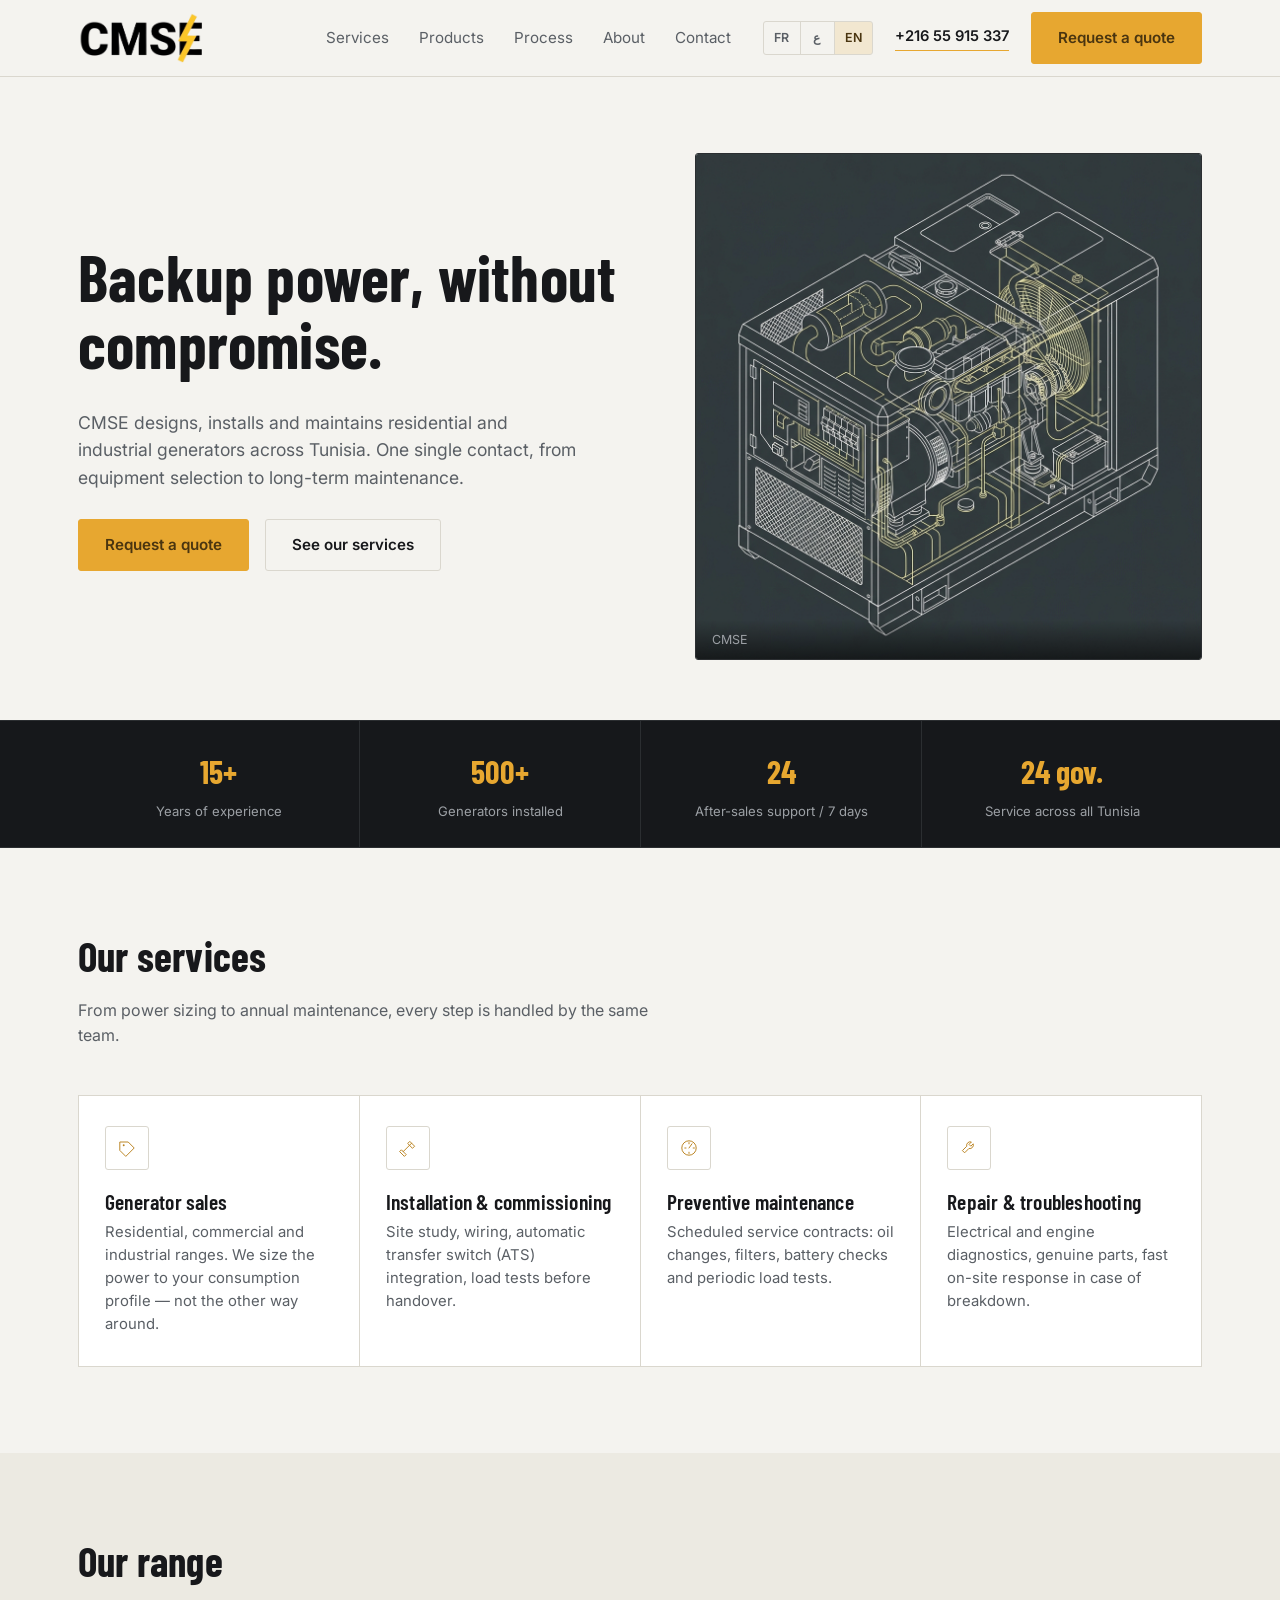
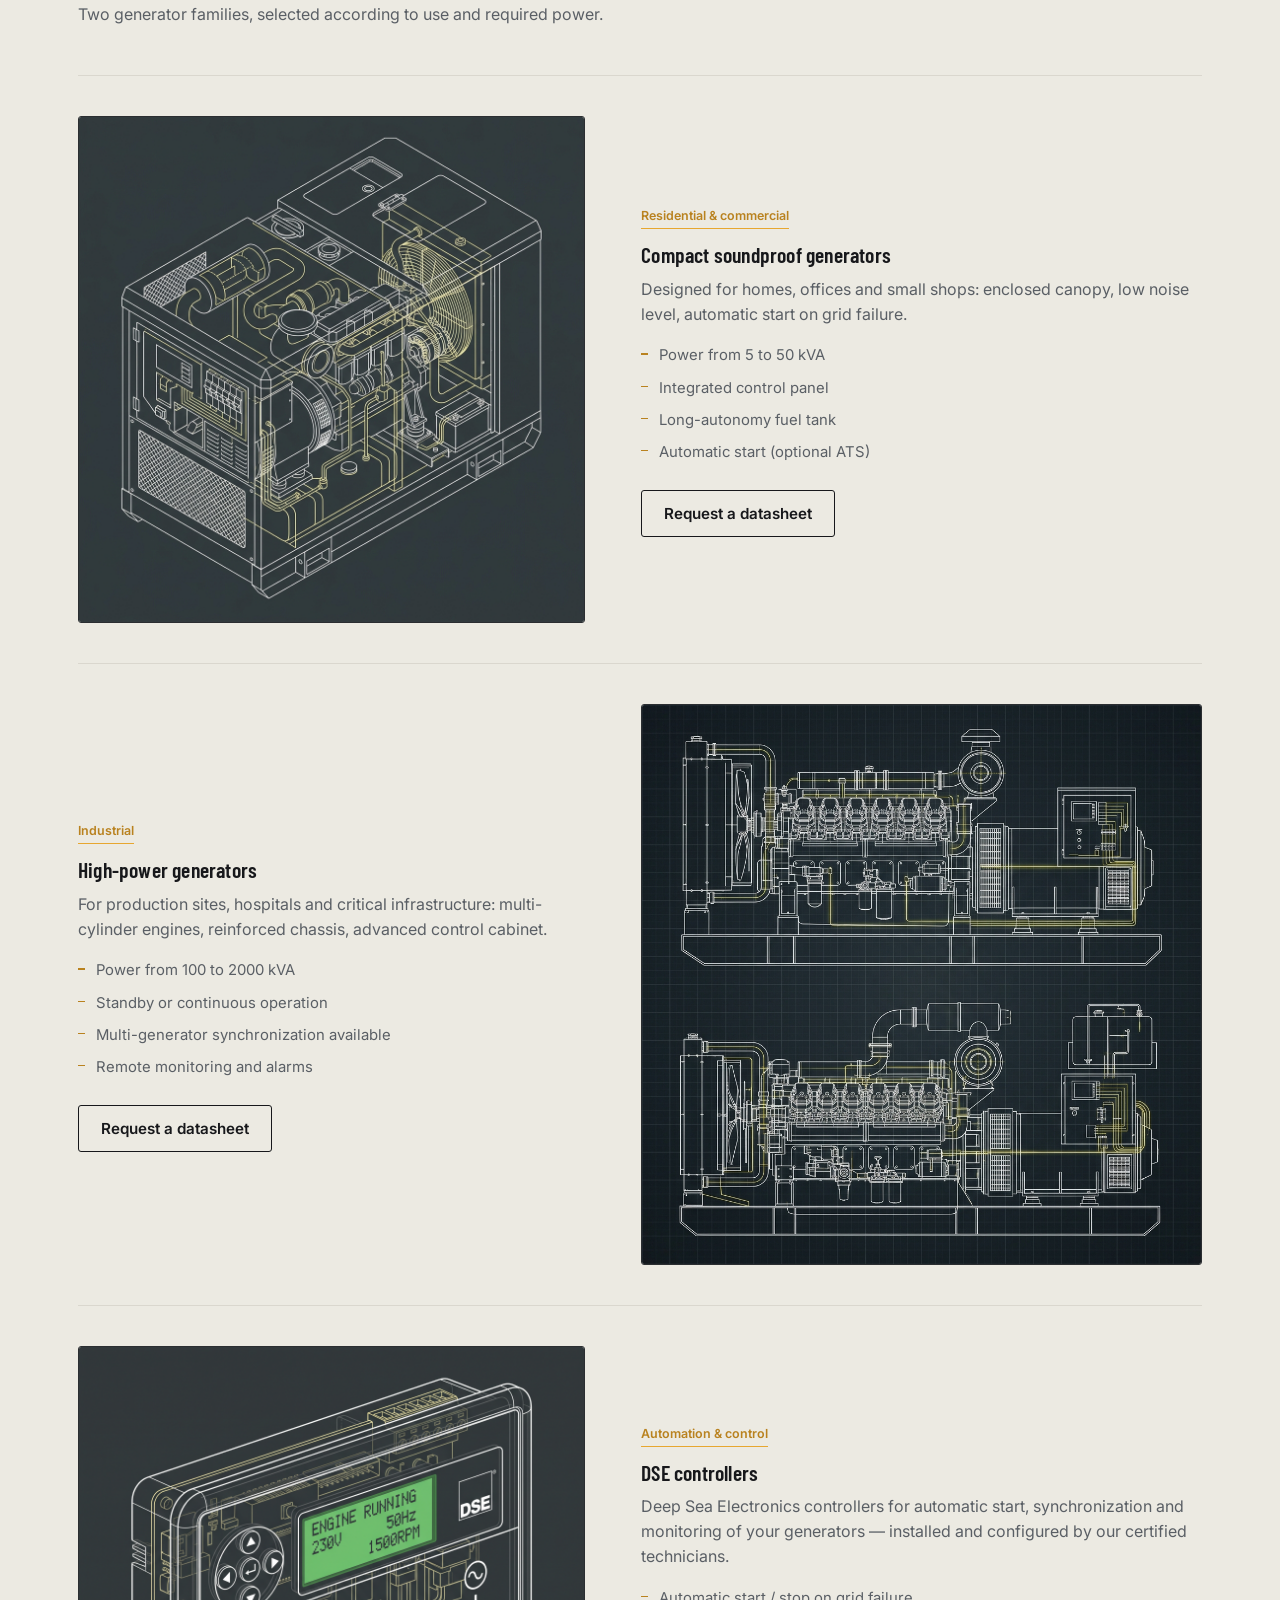
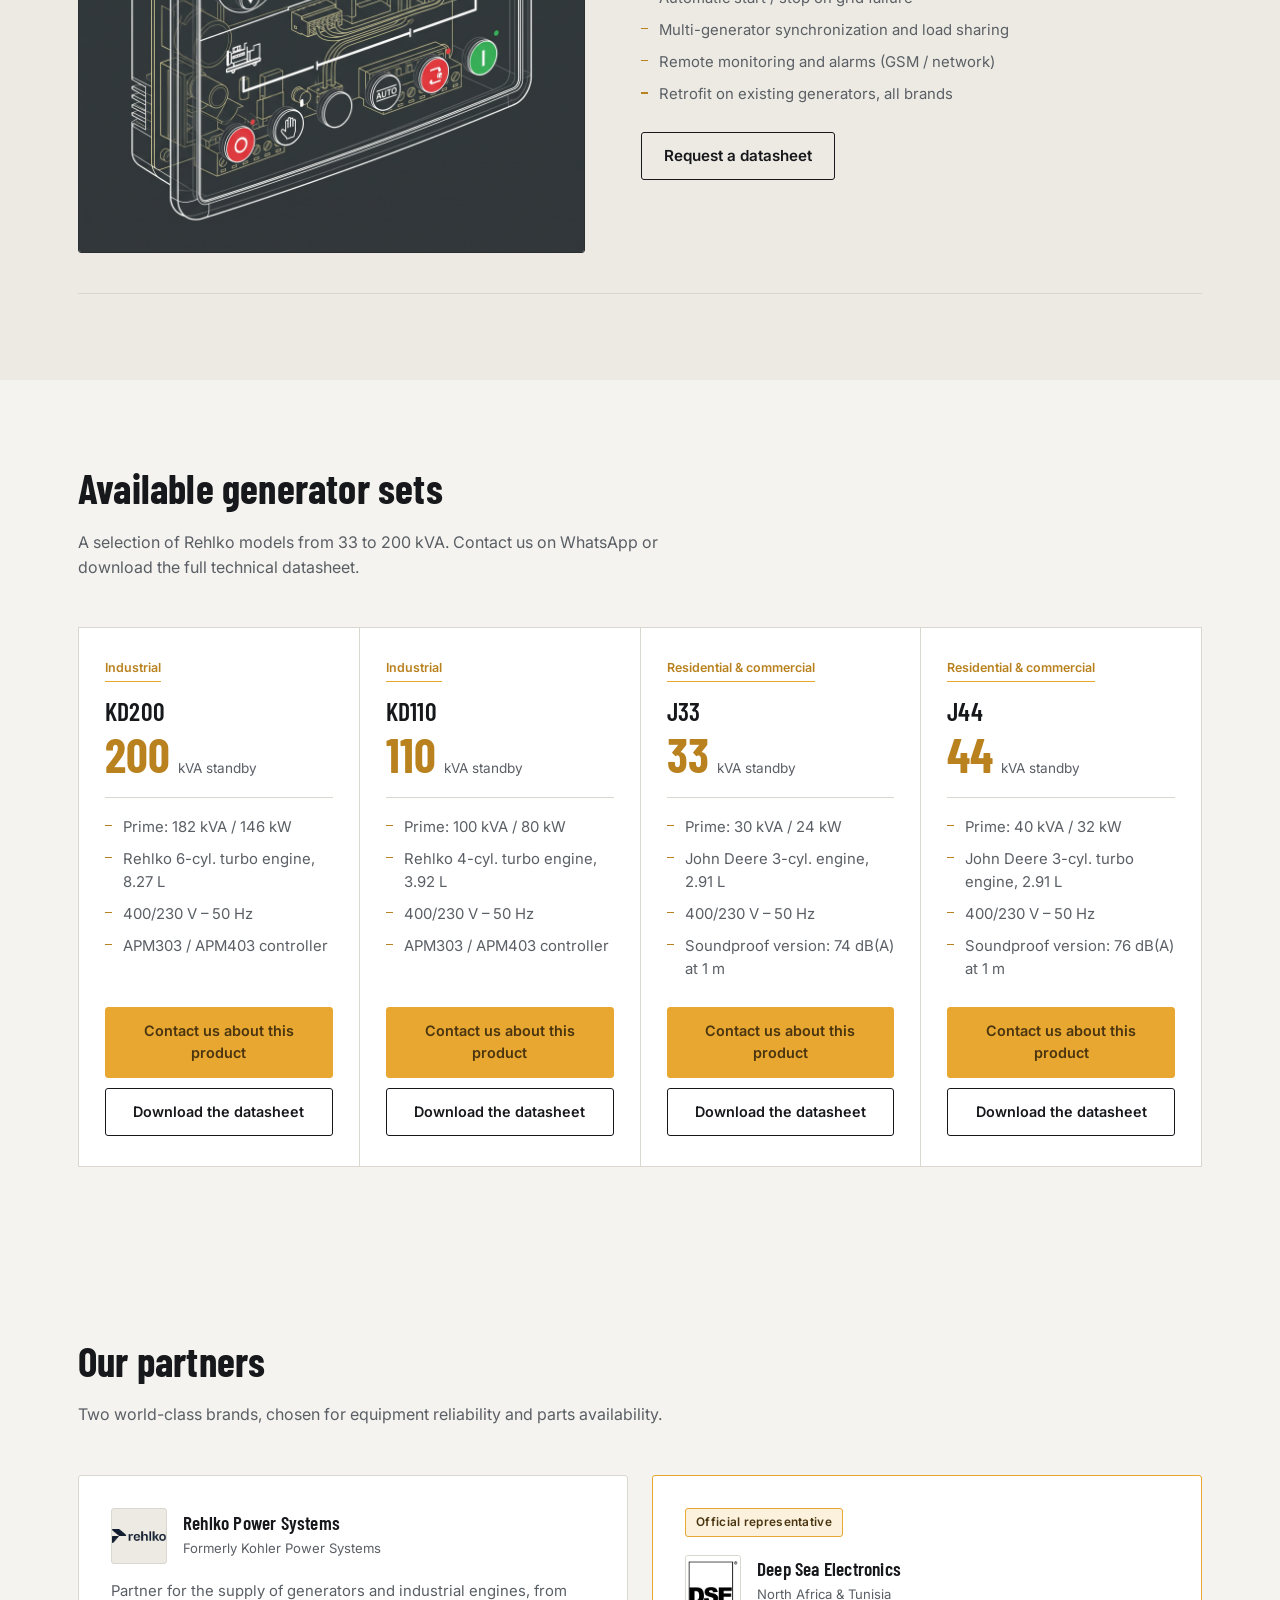
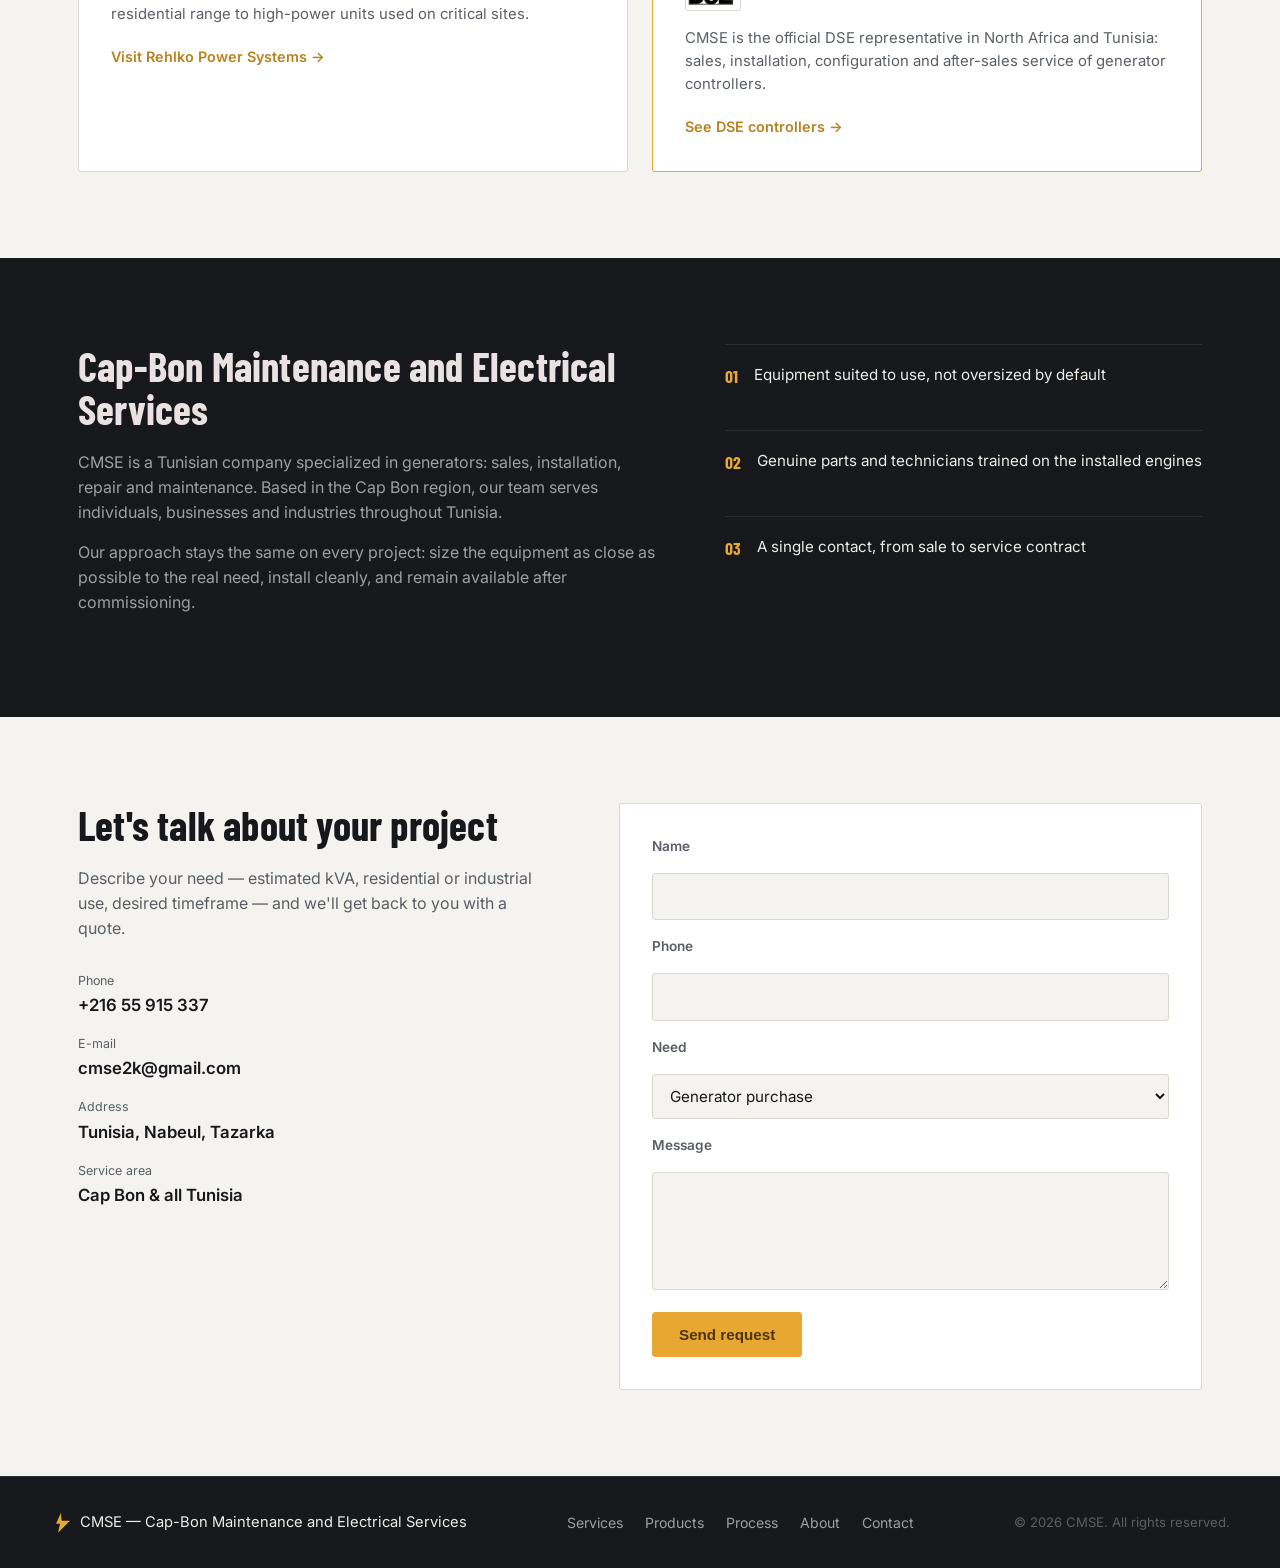
<file: index-ar.html>
<!DOCTYPE html>
<html lang="ar" dir="rtl">
<head>
<meta charset="UTF-8">
<meta name="viewport" content="width=device-width, initial-scale=1.0">
<title>CMSE — المولدات الكهربائية: بيع، تركيب، إصلاح | تونس</title>
<meta name="description" content="CMSE (كاب بون للصيانة والخدمات الكهربائية): بيع وتركيب وإصلاح المولدات الكهربائية المنزلية والصناعية في تونس.">
<link rel="icon" href="data:image/svg+xml,%3Csvg xmlns='http://www.w3.org/2000/svg' viewBox='0 0 24 24'%3E%3Crect width='24' height='24' rx='2' fill='%23111315'/%3E%3Cpath d='M13 3 5 14h5l-1 7 8-11h-5l1-7Z' fill='%23E8A93C'/%3E%3C/svg%3E">

<link rel="alternate" hreflang="fr" href="index.html">
<link rel="alternate" hreflang="ar" href="index-ar.html">
<link rel="alternate" hreflang="en" href="index-en.html">
<link rel="alternate" hreflang="x-default" href="index.html">

<link rel="preconnect" href="https://fonts.googleapis.com">
<link rel="preconnect" href="https://fonts.gstatic.com" crossorigin>
<link href="https://fonts.googleapis.com/css2?family=Cairo:wght@400;600;700&family=Barlow+Condensed:wght@500;600;700&family=Inter:wght@400;500;600&display=swap" rel="stylesheet">
<link rel="stylesheet" href="style.css">
</head>
<body>

<input type="checkbox" id="nav-toggle" class="nav-toggle">

<header class="nav">
  <div class="wrap nav__inner">
    <a href="#top" class="nav__brand">
      <img src="./logo.png" alt="شعار CMSE" width="130" height="auto">
    </a>

    <nav class="nav__links">
      <a href="#services">خدماتنا</a>
      <a href="#produits">منتجاتنا</a>
      <a href="#methode">منهجيتنا</a>
      <a href="#apropos">من نحن</a>
      <a href="#contact">اتصل بنا</a>
    </nav>

    <div class="nav__actions">
      <div class="lang-switch" role="group" aria-label="اللغة">
        <a href="index.html"    data-lang="fr" class="lang-switch__item">FR</a>
        <a href="index-ar.html" data-lang="ar" class="lang-switch__item is-active" aria-current="true">ع</a>
        <a href="index-en.html" data-lang="en" class="lang-switch__item">EN</a>
      </div>
      <a class="nav__phone" href="https://wa.me/21655915337">+216 55 915 337</a>
      <a class="btn btn--accent" href="#contact">اطلب عرض سعر</a>
    </div>

    <label for="nav-toggle" class="nav__burger" aria-label="فتح القائمة">
      <span></span><span></span><span></span>
    </label>
  </div>

  <div class="nav__mobile">
    <a href="#services">خدماتنا</a>
    <a href="#produits">منتجاتنا</a>
    <a href="#methode">منهجيتنا</a>
    <a href="#apropos">من نحن</a>
    <a href="#contact">اتصل بنا</a>
    <a class="nav__phone" href="https://wa.me/21655915337">+216 55 915 337</a>
    <div class="lang-switch lang-switch--mobile" role="group" aria-label="اللغة">
      <a href="index.html"    data-lang="fr" class="lang-switch__item">FR</a>
      <a href="index-ar.html" data-lang="ar" class="lang-switch__item is-active" aria-current="true">ع</a>
      <a href="index-en.html" data-lang="en" class="lang-switch__item">EN</a>
    </div>
  </div>
</header>

<main id="top">

  <section class="hero">
    <div class="wrap hero__inner">
      <div class="hero__text">
        <h1>طاقة احتياطية بلا تنازلات.</h1>
        <p class="hero__lead">
          تقوم CMSE بتصميم وتركيب وصيانة المولدات الكهربائية المنزلية والصناعية في كامل تونس.
          جهة اتصال واحدة، من اختيار المعدات إلى الصيانة على المدى الطويل.
        </p>
        <div class="hero__cta">
          <a href="#contact" class="btn btn--accent">اطلب عرض سعر</a>
          <a href="#services" class="btn btn--ghost">اطّلع على خدماتنا</a>
        </div>
      </div>

      <div class="hero__figure">
        <img src="./groupe-residentiel.png" alt="مقطع تقني لمولد كهربائي منزلي، منظور متساوي القياس" loading="eager">
        <span class="hero__figure-cap">CMSE</span>
      </div>
    </div>

    <div class="stats">
      <div class="wrap stats__inner">
        <div class="stat"><span class="stat__num">+15</span><span class="stat__label">سنة من الخبرة</span></div>
        <div class="stat"><span class="stat__num">+500</span><span class="stat__label">مولد تم تركيبه</span></div>
        <div class="stat"><span class="stat__num">24</span><span class="stat__label">دعم ما بعد البيع / 7 أيام</span></div>
        <div class="stat"><span class="stat__num">24 ولاية</span><span class="stat__label">تدخل في كامل تونس</span></div>
      </div>
    </div>
  </section>

  <section id="services" class="section">
    <div class="wrap">
      <div class="section__head">
        <h2>خدماتنا</h2>
        <p>من دراسة القدرة إلى الصيانة السنوية، كل مرحلة يتولاها نفس الفريق.</p>
      </div>

      <div class="services__grid">
        <article class="card">
          <span class="card__icon" aria-hidden="true">
            <svg viewBox="0 0 40 40" fill="none"><path d="M8 10h14l10 10-14 14L8 24V10Z" stroke="currentColor" stroke-width="1.6" stroke-linejoin="round"/><circle cx="14.5" cy="15.5" r="1.6" fill="currentColor"/></svg>
          </span>
          <h3>بيع المولدات الكهربائية</h3>
          <p>مجموعات منزلية وتجارية وصناعية. نحدد القدرة وفقًا لملف استهلاكك، وليس العكس.</p>
        </article>

        <article class="card">
          <span class="card__icon" aria-hidden="true">
            <svg viewBox="0 0 40 40" fill="none"><path d="M12 26 26 12" stroke="currentColor" stroke-width="1.6" stroke-linecap="round"/><path d="M23 9l8 8-3.5 3.5L19.5 12.5 23 9Z" stroke="currentColor" stroke-width="1.6" stroke-linejoin="round"/><path d="M9 23l8 8-3 3-8-8 3-3Z" stroke="currentColor" stroke-width="1.6" stroke-linejoin="round"/></svg>
          </span>
          <h3>التركيب والتشغيل</h3>
          <p>دراسة الموقع، التمديدات، دمج مفتاح التحويل التلقائي (ATS)، اختبارات الحمل قبل التسليم.</p>
        </article>

        <article class="card">
          <span class="card__icon" aria-hidden="true">
            <svg viewBox="0 0 40 40" fill="none"><circle cx="20" cy="20" r="12" stroke="currentColor" stroke-width="1.6"/><path d="M20 20 25 13" stroke="currentColor" stroke-width="1.6" stroke-linecap="round"/><path d="M13 20h2M20 27v2M27 20h2M20 11v2" stroke="currentColor" stroke-width="1.6" stroke-linecap="round"/></svg>
          </span>
          <h3>الصيانة الوقائية</h3>
          <p>عقود صيانة مبرمجة: تغيير الزيت، الفلاتر، فحص البطارية واختبارات دورية تحت الحمل.</p>
        </article>

        <article class="card">
          <span class="card__icon" aria-hidden="true">
            <svg viewBox="0 0 40 40" fill="none"><path d="M24 10a6 6 0 0 0-7.8 7.1L9 24.3l3.7 3.7 7.2-7.2A6 6 0 0 0 27 13l-4 4-3-3 4-4Z" stroke="currentColor" stroke-width="1.6" stroke-linejoin="round"/></svg>
          </span>
          <h3>الإصلاح والدعم الفني</h3>
          <p>تشخيص كهربائي وتشخيص المحرك، قطع أصلية، تدخل سريع في حالة الأعطال.</p>
        </article>
      </div>
    </div>
  </section>

  <section id="produits" class="section section--alt">
    <div class="wrap">
      <div class="section__head">
        <h2>منتجاتنا</h2>
        <p>عائلتان من المولدات، مختارتان حسب الاستخدام والقدرة المطلوبة.</p>
      </div>

      <div class="product">
        <div class="product__figure">
          <img src="./groupe-residentiel.png" alt="مولد كهربائي منزلي عازل للصوت، منظور مقطعي" loading="lazy">
        </div>
        <div class="product__body">
          <span class="product__tag">منزلي وتجاري</span>
          <h3>مولدات مدمجة عازلة للصوت</h3>
          <p>مصممة للمنازل والمكاتب والمحلات الصغيرة: هيكل مغلق، مستوى ضوضاء منخفض، تشغيل تلقائي عند انقطاع التيار.</p>
          <ul class="product__list">
            <li>قدرات من 5 إلى 50 كيلو فولت أمبير</li>
            <li>لوحة تحكم مدمجة</li>
            <li>خزان وقود بطاقة طويلة</li>
            <li>تشغيل تلقائي (ATS اختياري)</li>
          </ul>
          <a href="#contact" class="btn btn--outline">اطلب ورقة فنية</a>
        </div>
      </div>

      <div class="product product--reverse">
        <div class="product__figure">
          <img src="./groupe-industriel.png" alt="مولد صناعي متعدد الأسطوانات، منظور أمامي وجانبي" loading="lazy">
        </div>
        <div class="product__body">
          <span class="product__tag">صناعي</span>
          <h3>مولدات عالية القدرة</h3>
          <p>لمواقع الإنتاج والمستشفيات والبنية التحتية الحيوية: محركات متعددة الأسطوانات، هيكل معزز، لوحة تحكم متقدمة.</p>
          <ul class="product__list">
            <li>قدرات من 100 إلى 2000 كيلو فولت أمبير</li>
            <li>تشغيل احتياطي أو مستمر</li>
            <li>إمكانية التزامن بين عدة مولدات</li>
            <li>مراقبة وإنذارات عن بُعد</li>
          </ul>
          <a href="#contact" class="btn btn--outline">اطلب ورقة فنية</a>
        </div>
      </div>

      <div class="product">
        <div class="product__figure">
          <img src="./auto.png" alt="وحدة تحكم DSE لمولد كهربائي" loading="lazy">
        </div>
        <div class="product__body">
          <span class="product__tag">الأتمتة والتحكم</span>
          <h3>وحدات تحكم DSE</h3>
          <p>وحدات Deep Sea Electronics للتشغيل التلقائي والتزامن والمراقبة لمولداتك — يتم تركيبها وضبطها من قبل فنيينا المعتمدين.</p>
          <ul class="product__list">
            <li>تشغيل / إيقاف تلقائي عند انقطاع التيار</li>
            <li>تزامن وتوزيع الأحمال بين عدة مولدات</li>
            <li>مراقبة وإنذارات عن بُعد (GSM / شبكة)</li>
            <li>تحديث المولدات الحالية، جميع الماركات</li>
          </ul>
          <a href="#contact" class="btn btn--outline">اطلب ورقة فنية</a>
        </div>
      </div>
    </div>
  </section>



  <!-- الكتالوج: 4 منتجات (يُدرج بين #produits و #partenaires في index-ar.html) -->
  <section id="catalogue" class="section">
    <div class="wrap">
      <div class="section__head">
        <h2>المولّدات الكهربائية المتوفرة</h2>
        <p>مجموعة مختارة من موديلات Rehlko من 33 إلى 200 ك.ف.أ. تواصلوا معنا عبر واتساب أو حمّلوا الورقة التقنية الكاملة.</p>
      </div>

      <div class="catalog">

        <!-- 1 : KD200 -->
        <article class="pcard">
          <span class="pcard__tag">صناعي</span>
          <h3>KD200</h3>
          <div class="pcard__power">
            <span class="pcard__kva">200</span><span class="pcard__unit">ك.ف.أ (احتياطي)</span>
          </div>
          <ul class="pcard__specs">
            <li>القدرة الأساسية: 182 ك.ف.أ / 146 ك.و</li>
            <li>محرك Rehlko بـ 6 أسطوانات مع شاحن توربيني، 8.27 لتر</li>
            <li>400/230 فولت – 50 هرتز</li>
            <li>وحدة التحكم APM303 / APM403</li>
          </ul>
          <div class="pcard__actions">
            <a class="btn btn--accent" target="_blank" rel="noopener"
               href="https://wa.me/21655915337?text=مرحباً%20CMSE،%20أرغب%20في%20الحصول%20على%20معلومات%20وعرض%20سعر%20للمولّد%20Rehlko%20KD200%20(200%20ك.ف.أ).">تواصل بخصوص هذا المنتج</a>
            <a class="btn btn--outline" href="assets/1.pdf" download="Fiche-technique-KD200.pdf">تحميل الورقة التقنية</a>
          </div>
        </article>

        <!-- 2 : KD110 -->
        <article class="pcard">
          <span class="pcard__tag">صناعي</span>
          <h3>KD110</h3>
          <div class="pcard__power">
            <span class="pcard__kva">110</span><span class="pcard__unit">ك.ف.أ (احتياطي)</span>
          </div>
          <ul class="pcard__specs">
            <li>القدرة الأساسية: 100 ك.ف.أ / 80 ك.و</li>
            <li>محرك Rehlko بـ 4 أسطوانات مع شاحن توربيني، 3.92 لتر</li>
            <li>400/230 فولت – 50 هرتز</li>
            <li>وحدة التحكم APM303 / APM403</li>
          </ul>
          <div class="pcard__actions">
            <a class="btn btn--accent" target="_blank" rel="noopener"
               href="https://wa.me/21655915337?text=مرحباً%20CMSE،%20أرغب%20في%20الحصول%20على%20معلومات%20وعرض%20سعر%20للمولّد%20Rehlko%20KD110%20(110%20ك.ف.أ).">تواصل بخصوص هذا المنتج</a>
            <a class="btn btn--outline" href="assets/2.pdf" download="Fiche-technique-KD110.pdf">تحميل الورقة التقنية</a>
          </div>
        </article>

        <!-- 3 : J33 -->
        <article class="pcard">
          <span class="pcard__tag">سكني وتجاري</span>
          <h3>J33</h3>
          <div class="pcard__power">
            <span class="pcard__kva">33</span><span class="pcard__unit">ك.ف.أ (احتياطي)</span>
          </div>
          <ul class="pcard__specs">
            <li>القدرة الأساسية: 30 ك.ف.أ / 24 ك.و</li>
            <li>محرك John Deere بـ 3 أسطوانات، 2.91 لتر</li>
            <li>400/230 فولت – 50 هرتز</li>
            <li>نسخة معزولة للصوت: 74 dB(A) على بعد 1 م</li>
          </ul>
          <div class="pcard__actions">
            <a class="btn btn--accent" target="_blank" rel="noopener"
               href="https://wa.me/21655915337?text=مرحباً%20CMSE،%20أرغب%20في%20الحصول%20على%20معلومات%20وعرض%20سعر%20للمولّد%20Rehlko%20J33%20(33%20ك.ف.أ).">تواصل بخصوص هذا المنتج</a>
            <a class="btn btn--outline" href="assets/3.pdf" download="Fiche-technique-J33.pdf">تحميل الورقة التقنية</a>
          </div>
        </article>

        <!-- 4 : J44 -->
        <article class="pcard">
          <span class="pcard__tag">سكني وتجاري</span>
          <h3>J44</h3>
          <div class="pcard__power">
            <span class="pcard__kva">44</span><span class="pcard__unit">ك.ف.أ (احتياطي)</span>
          </div>
          <ul class="pcard__specs">
            <li>القدرة الأساسية: 40 ك.ف.أ / 32 ك.و</li>
            <li>محرك John Deere بـ 3 أسطوانات مع شاحن توربيني، 2.91 لتر</li>
            <li>400/230 فولت – 50 هرتز</li>
            <li>نسخة معزولة للصوت: 76 dB(A) على بعد 1 م</li>
          </ul>
          <div class="pcard__actions">
            <a class="btn btn--accent" target="_blank" rel="noopener"
               href="https://wa.me/21655915337?text=مرحباً%20CMSE،%20أرغب%20في%20الحصول%20على%20معلومات%20وعرض%20سعر%20للمولّد%20Rehlko%20J44%20(44%20ك.ف.أ).">تواصل بخصوص هذا المنتج</a>
            <a class="btn btn--outline" href="assets/4.pdf" download="Fiche-technique-J44.pdf">تحميل الورقة التقنية</a>
          </div>
        </article>

      </div>
    </div>
  </section>

  <section id="partenaires" class="section">
    <div class="wrap">
      <div class="section__head">
        <h2>شركاؤنا</h2>
        <p>علامتان عالميتان، مختارتان لموثوقية المعدات وتوفر قطع الغيار.</p>
      </div>

      <div class="partners">
        <article class="partner">
          <div class="partner__head">
            <span class="partner__mark" aria-hidden="true"><img src="./Rehlko_Logo.webp" alt="شعار Rehlko Power Systems" width="120" height="auto"></span>
            <div>
              <h3>Rehlko Power Systems</h3>
              <span class="partner__role">سابقًا Kohler Power Systems</span>
            </div>
          </div>
          <p>شريك في توريد المولدات والمحركات الصناعية، من المجموعة المنزلية إلى القدرات العالية المستخدمة في المواقع الحيوية.</p>
          <a class="partner__link" href="https://www.powersystems.rehlko.com/emea/fr/home" target="_blank" rel="noopener">زيارة موقع Rehlko Power Systems ←</a>
        </article>

        <article class="partner partner--featured">
          <span class="partner__badge">الممثل الرسمي</span>
          <div class="partner__head">
            <span class="partner__mark" aria-hidden="true">
              <img src="./dse.png" alt="شعار Deep Sea Electronics" width="120" height="auto">
            </span>
            <div>
              <h3>Deep Sea Electronics</h3>
              <span class="partner__role">شمال إفريقيا وتونس</span>
            </div>
          </div>
          <p>CMSE هي الممثل الرسمي لـ DSE في شمال إفريقيا وتونس: بيع، تركيب، ضبط وخدمة ما بعد البيع لوحدات التحكم في المولدات.</p>
          <a class="partner__link" href="https://www.deepseaelectronics.com/distributor/cmse">اطّلع على وحدات DSE ←</a>
        </article>
      </div>
    </div>
  </section>

  <section id="apropos" class="section section--dark">
    <div class="wrap about">
      <div class="about__text">
        <h2 style="color: rgb(234, 226, 226);">كاب بون للصيانة والخدمات الكهربائية</h2>
        <p>
          CMSE شركة تونسية متخصصة في المولدات الكهربائية: البيع، التركيب، الإصلاح والصيانة.
          يقع مقرنا في منطقة كاب بون، ويتدخل فريقنا لدى الأفراد والمحلات والصناعيين في كامل تونس.
        </p>
        <p>
          نهجنا واحد في كل مشروع: تحديد المعدات الأقرب للحاجة الفعلية، تركيب نظيف،
          والبقاء متاحين بعد التشغيل.
        </p>
      </div>
      <div class="about__points">
        <div class="point"><span class="point__num">01</span><p>معدات مناسبة للاستخدام، وليست مبالغًا فيها افتراضيًا</p></div>
        <div class="point"><span class="point__num">02</span><p>قطع أصلية وفنيون مدربون على المحركات المركبة</p></div>
        <div class="point"><span class="point__num">03</span><p>جهة اتصال واحدة، من البيع إلى عقد الصيانة</p></div>
      </div>
    </div>
  </section>

  <section id="contact" class="section">
    <div class="wrap contact">
      <div class="contact__info">
        <h2>لنتحدث عن مشروعك</h2>
        <p>صف حاجتك — القدرة التقديرية بالكيلو فولت أمبير، الاستخدام المنزلي أو الصناعي، المدة المطلوبة — وسنعود إليك بعرض سعر.</p>

        <dl class="contact__details">
          <div><dt>الهاتف</dt><dd><a href="https://wa.me/21655915337">+216 55 915 337</a></dd></div>
          <div><dt>البريد الإلكتروني</dt><dd><a href="mailto:cmse2k@gmail.com">cmse2k@gmail.com</a></dd></div>
          <div><dt>العنوان</dt><dd>تونس، نابل، تازركة</dd></div>
          <div><dt>منطقة التدخل</dt><dd>كاب بون وكامل تونس</dd></div>
        </dl>
      </div>

      <form class="contact__form" id="contactForm">
        <label for="name">الاسم</label>
        <input id="name" name="Nom" type="text" required>

        <label for="phone">الهاتف</label>
        <input id="phone" name="Téléphone" type="tel" required>

        <label for="need">الحاجة</label>
        <select id="need" name="Besoin">
          <option>شراء مولد كهربائي</option>
          <option>تركيب</option>
          <option>إصلاح / دعم فني</option>
          <option>عقد صيانة</option>
        </select>

        <label for="message">الرسالة</label>
        <textarea id="message" name="Message" rows="4"></textarea>

        <button type="submit" class="btn btn--accent">إرسال الطلب</button>
      </form>
    </div>
  </section>

</main>

<footer class="footer">
  <div class="wrap footer__inner">
    <div class="footer__brand">
      <span class="nav__mark" aria-hidden="true"></span>
      CMSE — كاب بون للصيانة والخدمات الكهربائية
    </div>
    <nav class="footer__links">
      <a href="#services">خدماتنا</a>
      <a href="#produits">منتجاتنا</a>
      <a href="#methode">منهجيتنا</a>
      <a href="#apropos">من نحن</a>
      <a href="#contact">اتصل بنا</a>
    </nav>
    <p class="footer__copy">© <span id="year">2026</span> CMSE. جميع الحقوق محفوظة.</p>
  </div>
</footer>

<script src="lang.js" defer></script>
<script>
(function(){
  var WHATSAPP_NUMBER = "21655915337"; // format international sans "+" ni espaces

  var form = document.getElementById("contactForm");
  if (!form) return;

  form.addEventListener("submit", function(e){
    e.preventDefault();

    var name    = document.getElementById("name").value.trim();
    var phone   = document.getElementById("phone").value.trim();
    var need    = document.getElementById("need").value;
    var message = document.getElementById("message").value.trim();

    if (!name || !phone) {
      form.reportValidity();
      return;
    }

    var lines = [
      "Nouvelle demande depuis le site CMSE",
      "",
      "Nom : " + name,
      "Téléphone : " + phone,
      "Besoin : " + need
    ];
    if (message) {
      lines.push("Message : " + message);
    }

    var text = encodeURIComponent(lines.join("\n"));
    var url = "https://wa.me/" + WHATSAPP_NUMBER + "?text=" + text;

    window.location.href = url;
  });
})();
</script>
</body>
</html>
</file>
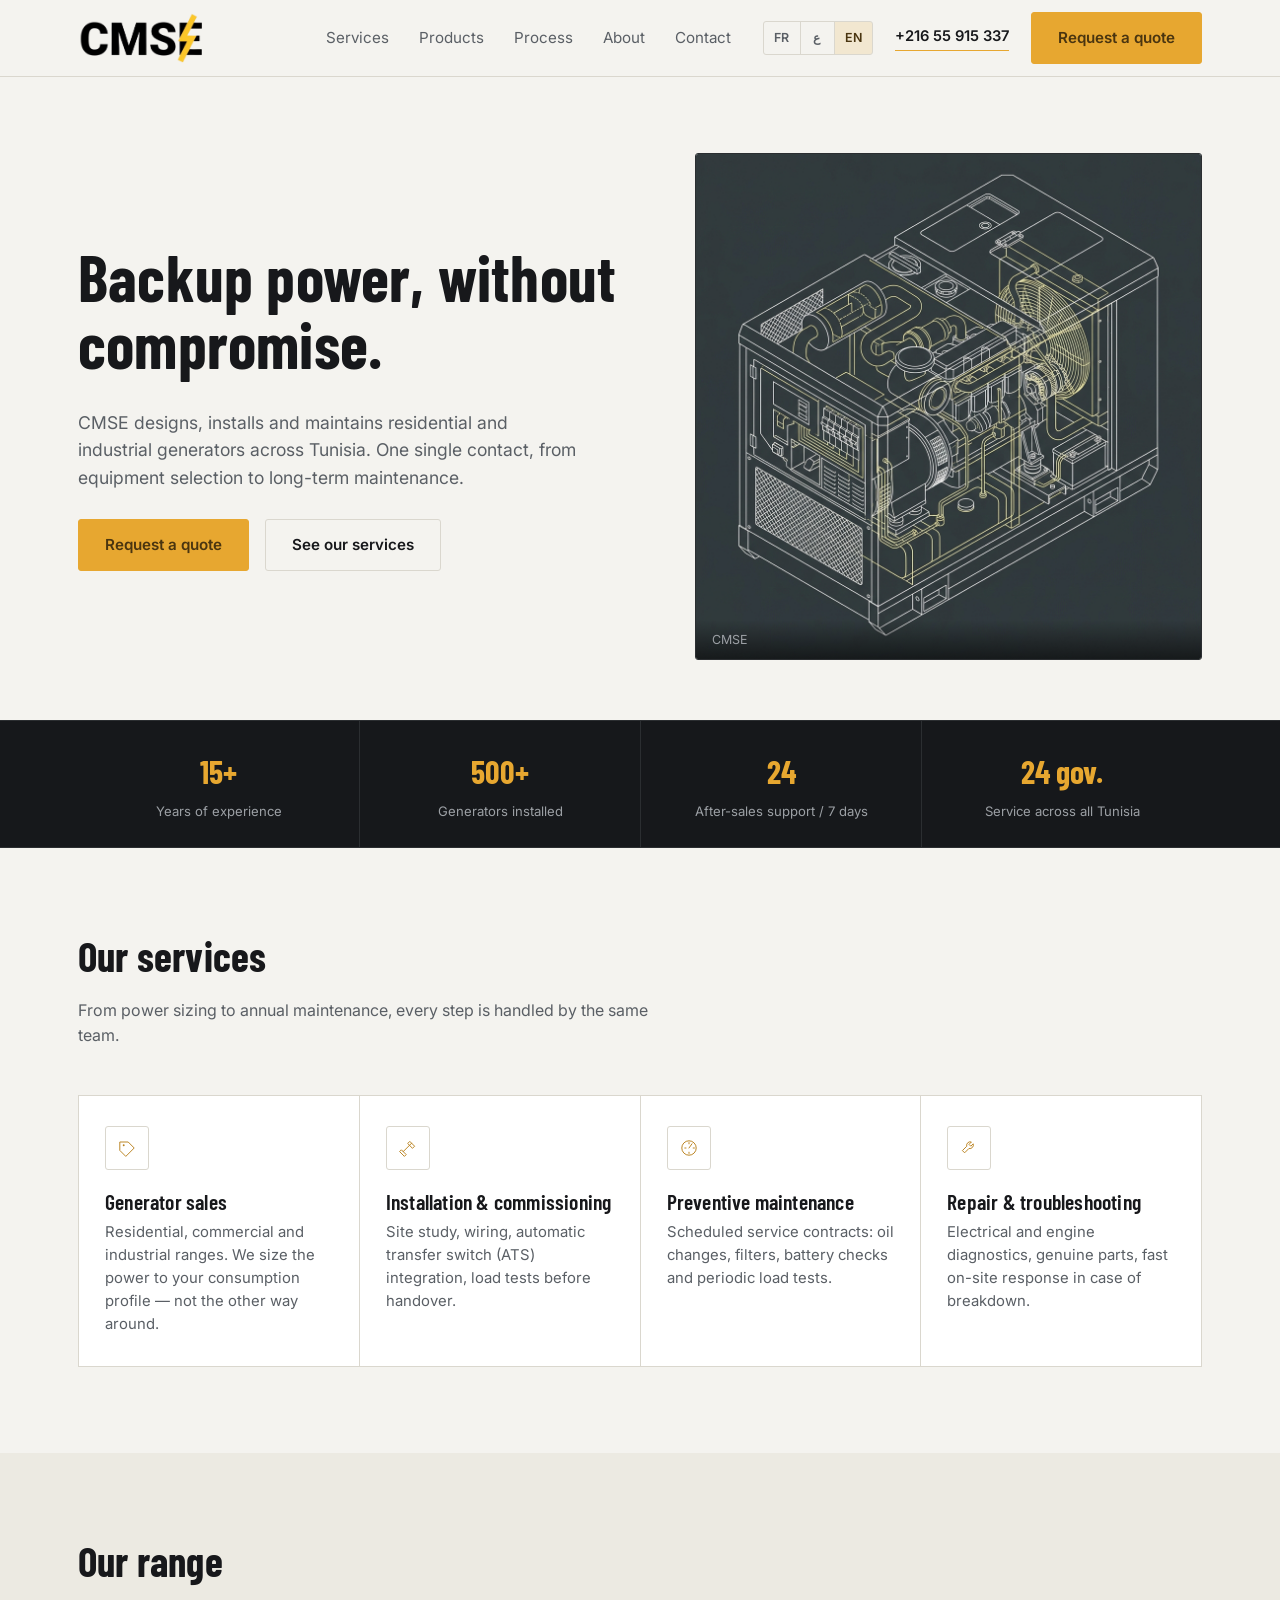
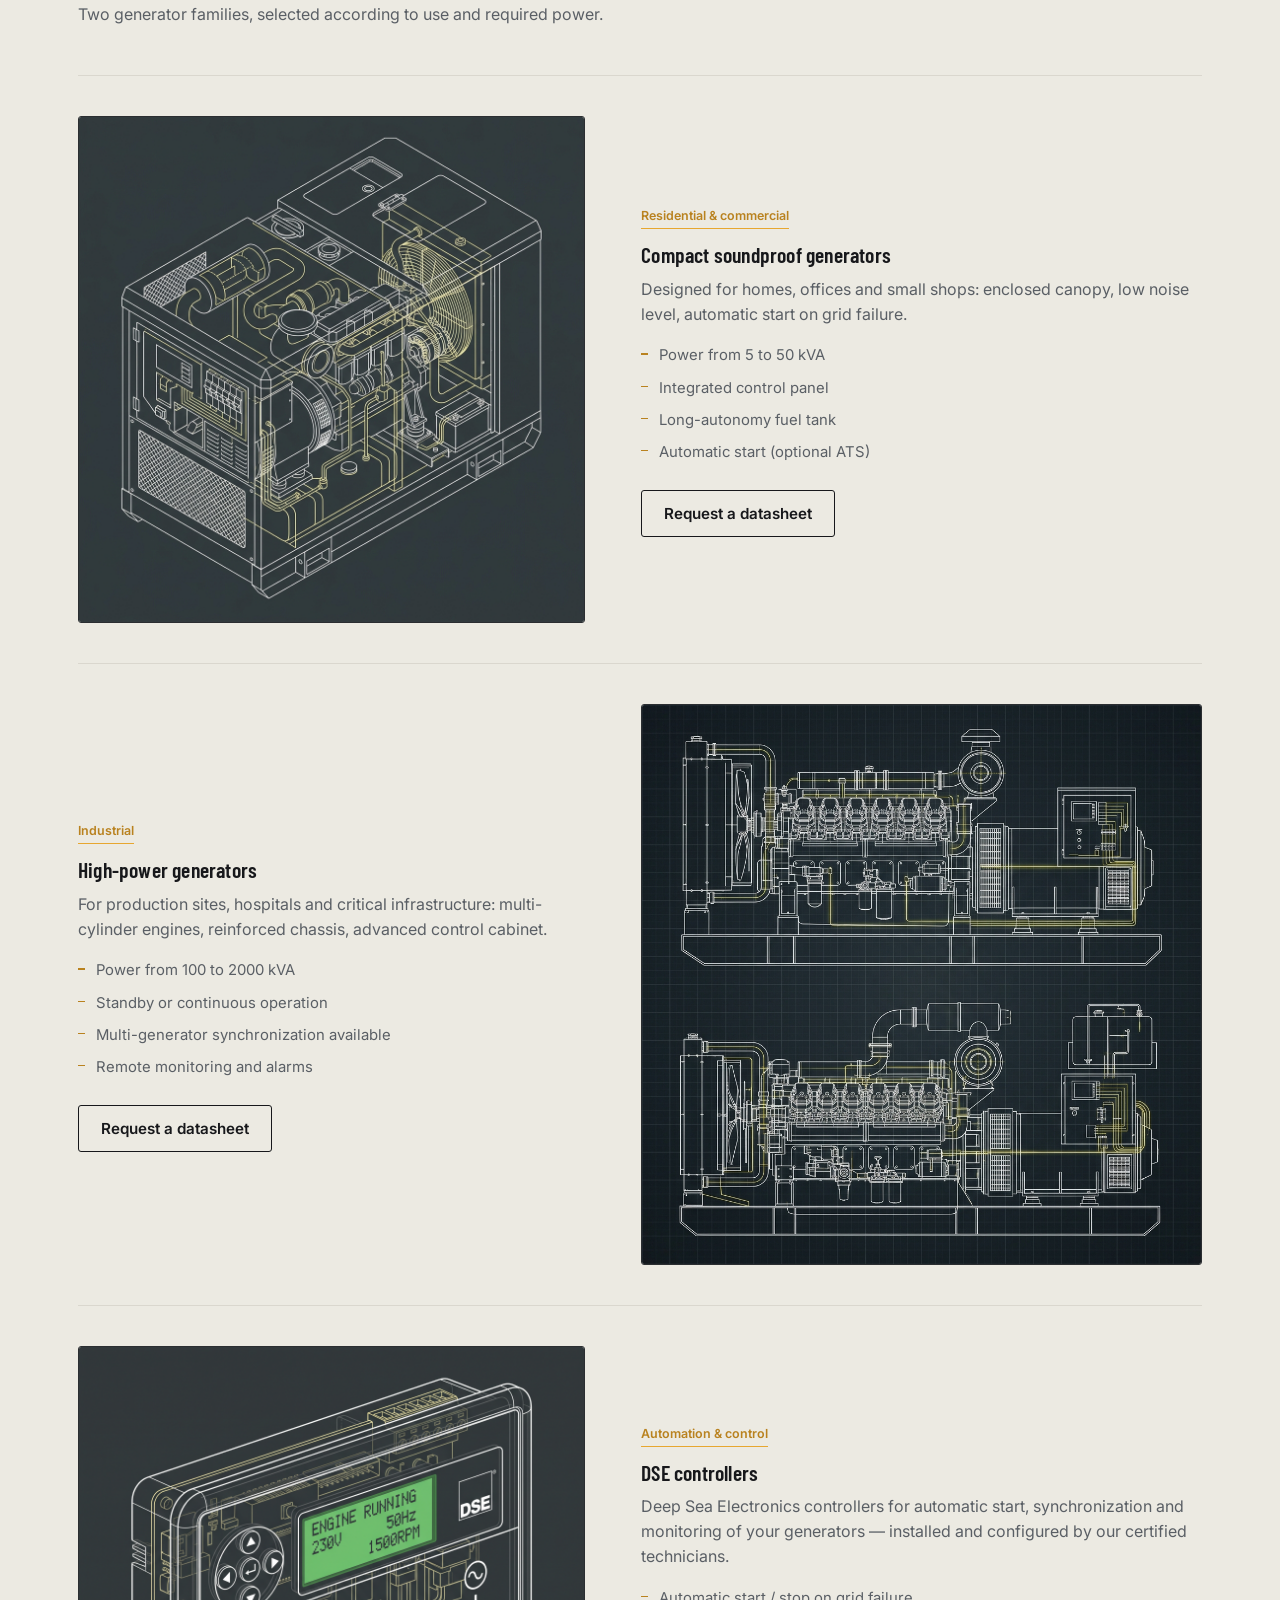
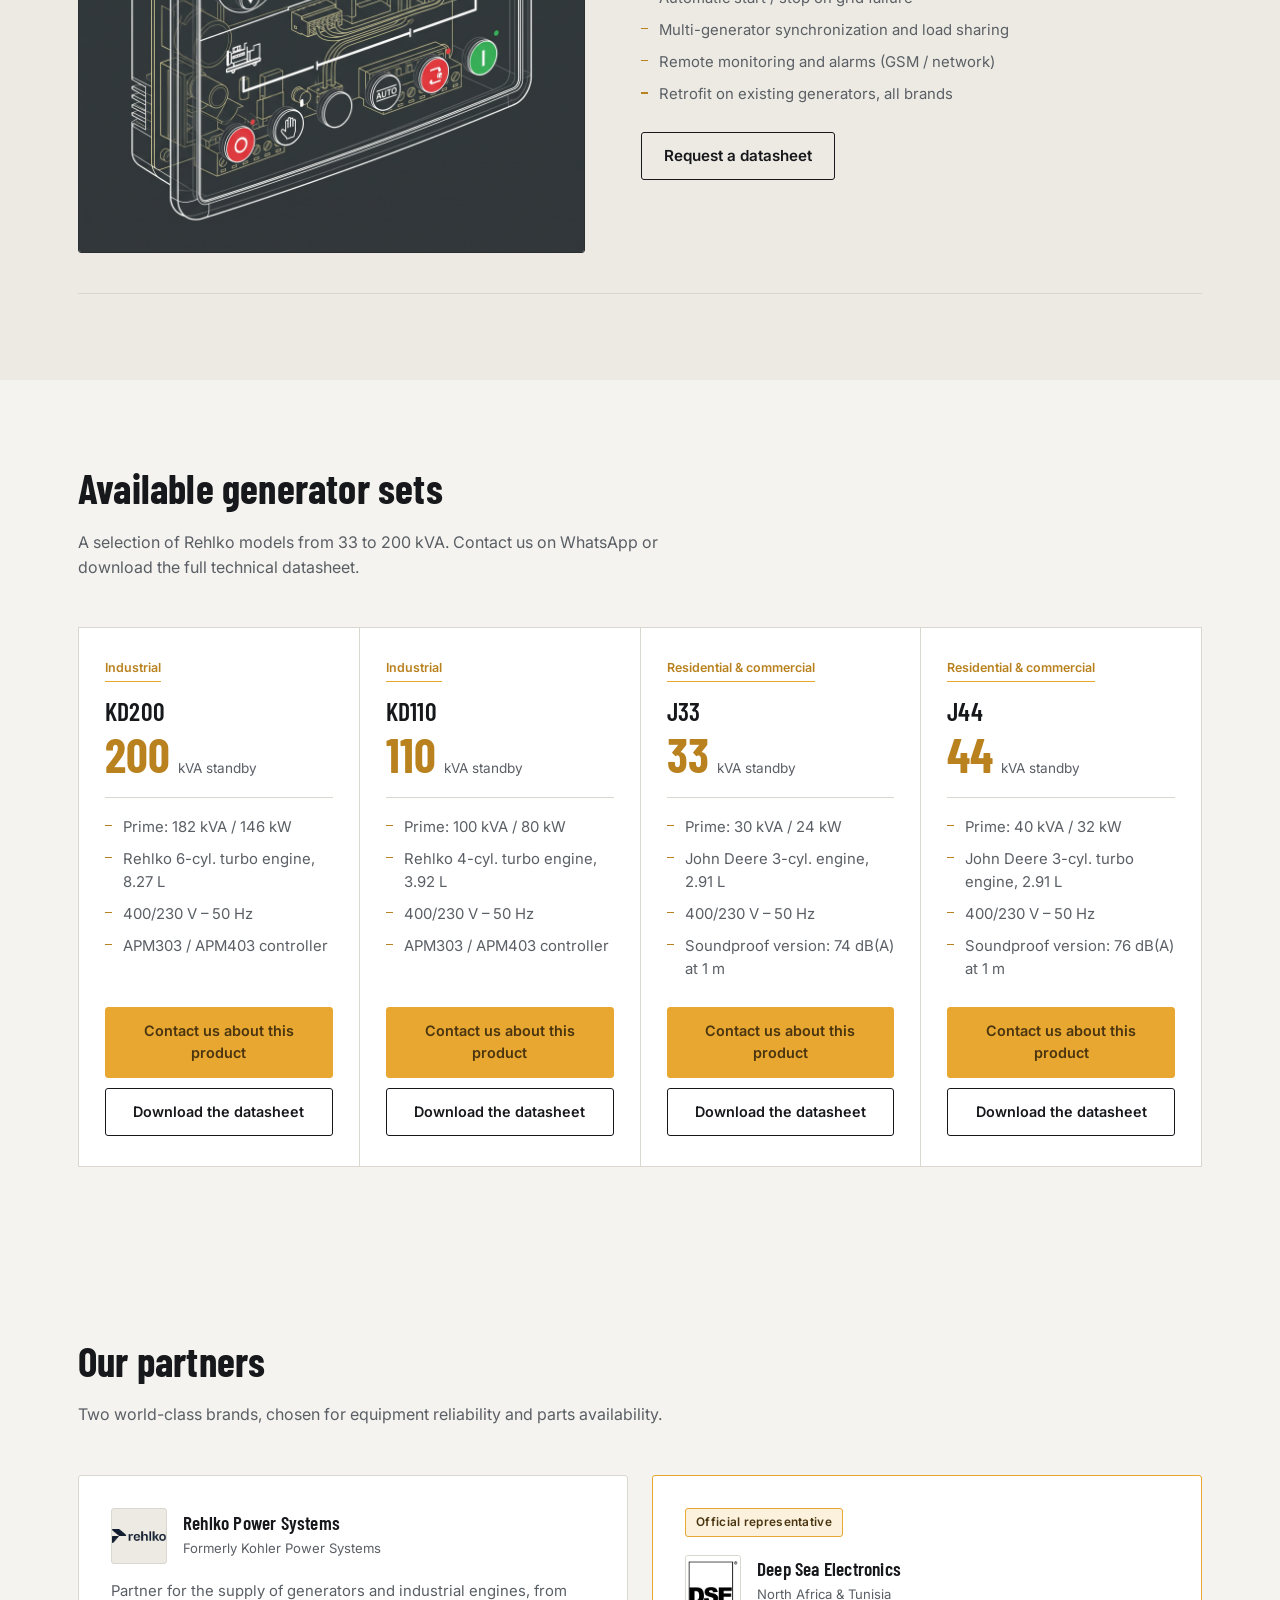
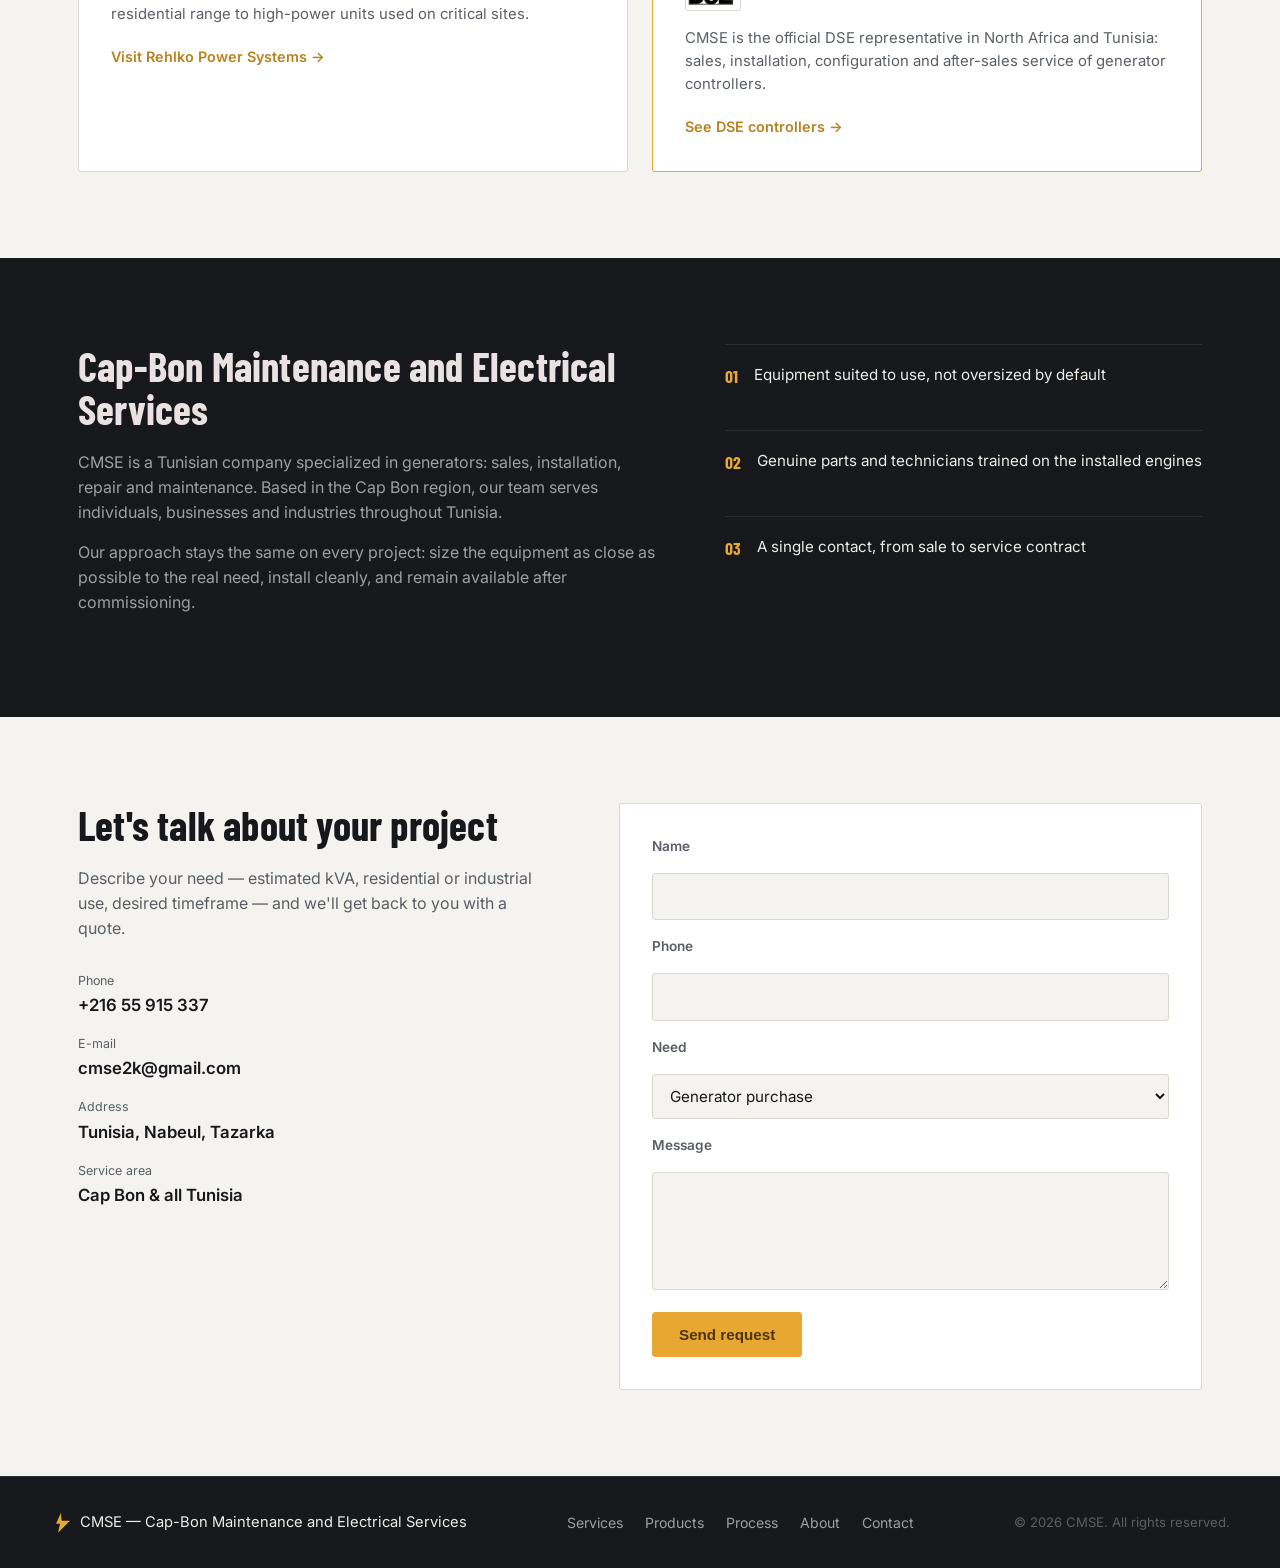
<file: index-en.html>
<!DOCTYPE html>
<html lang="en" dir="ltr">
<head>
<meta charset="UTF-8">
<meta name="viewport" content="width=device-width, initial-scale=1.0">
<title>CMSE — Generators: sales, installation, repair | Tunisia</title>
<meta name="description" content="CMSE (Cap-Bon Maintenance and Electrical Services): sales, installation and repair of residential and industrial generators in Tunisia.">
<link rel="icon" href="data:image/svg+xml,%3Csvg xmlns='http://www.w3.org/2000/svg' viewBox='0 0 24 24'%3E%3Crect width='24' height='24' rx='2' fill='%23111315'/%3E%3Cpath d='M13 3 5 14h5l-1 7 8-11h-5l1-7Z' fill='%23E8A93C'/%3E%3C/svg%3E">

<link rel="alternate" hreflang="fr" href="index.html">
<link rel="alternate" hreflang="ar" href="index-ar.html">
<link rel="alternate" hreflang="en" href="index-en.html">
<link rel="alternate" hreflang="x-default" href="index.html">

<link rel="preconnect" href="https://fonts.googleapis.com">
<link rel="preconnect" href="https://fonts.gstatic.com" crossorigin>
<link href="https://fonts.googleapis.com/css2?family=Barlow+Condensed:wght@500;600;700&family=Inter:wght@400;500;600&display=swap" rel="stylesheet">
<link rel="stylesheet" href="style.css">
</head>
<body>

<input type="checkbox" id="nav-toggle" class="nav-toggle">

<header class="nav">
  <div class="wrap nav__inner">
    <a href="#top" class="nav__brand">
      <img src="./logo.png" alt="CMSE logo" width="130" height="auto">
    </a>

    <nav class="nav__links">
      <a href="#services">Services</a>
      <a href="#produits">Products</a>
      <a href="#methode">Process</a>
      <a href="#apropos">About</a>
      <a href="#contact">Contact</a>
    </nav>

    <div class="nav__actions">
      <div class="lang-switch" role="group" aria-label="Language">
        <a href="index.html"    data-lang="fr" class="lang-switch__item">FR</a>
        <a href="index-ar.html" data-lang="ar" class="lang-switch__item">ع</a>
        <a href="index-en.html" data-lang="en" class="lang-switch__item is-active" aria-current="true">EN</a>
      </div>
      <a class="nav__phone" href="https://wa.me/21655915337">+216 55 915 337</a>
      <a class="btn btn--accent" href="#contact">Request a quote</a>
    </div>

    <label for="nav-toggle" class="nav__burger" aria-label="Open menu">
      <span></span><span></span><span></span>
    </label>
  </div>

  <div class="nav__mobile">
    <a href="#services">Services</a>
    <a href="#produits">Products</a>
    <a href="#methode">Process</a>
    <a href="#apropos">About</a>
    <a href="#contact">Contact</a>
    <a class="nav__phone" href="https://wa.me/21655915337">+216 55 915 337</a>
    <div class="lang-switch lang-switch--mobile" role="group" aria-label="Language">
      <a href="index.html"    data-lang="fr" class="lang-switch__item">FR</a>
      <a href="index-ar.html" data-lang="ar" class="lang-switch__item">ع</a>
      <a href="index-en.html" data-lang="en" class="lang-switch__item is-active" aria-current="true">EN</a>
    </div>
  </div>
</header>

<main id="top">

  <section class="hero">
    <div class="wrap hero__inner">
      <div class="hero__text">
        <h1>Backup power, without compromise.</h1>
        <p class="hero__lead">
          CMSE designs, installs and maintains residential and industrial generators across Tunisia.
          One single contact, from equipment selection to long-term maintenance.
        </p>
        <div class="hero__cta">
          <a href="#contact" class="btn btn--accent">Request a quote</a>
          <a href="#services" class="btn btn--ghost">See our services</a>
        </div>
      </div>

      <div class="hero__figure">
        <img src="./groupe-residentiel.png" alt="Technical cutaway of a residential generator, isometric view" loading="eager">
        <span class="hero__figure-cap">CMSE</span>
      </div>
    </div>

    <div class="stats">
      <div class="wrap stats__inner">
        <div class="stat"><span class="stat__num">15+</span><span class="stat__label">Years of experience</span></div>
        <div class="stat"><span class="stat__num">500+</span><span class="stat__label">Generators installed</span></div>
        <div class="stat"><span class="stat__num">24</span><span class="stat__label">After-sales support / 7 days</span></div>
        <div class="stat"><span class="stat__num">24 gov.</span><span class="stat__label">Service across all Tunisia</span></div>
      </div>
    </div>
  </section>

  <section id="services" class="section">
    <div class="wrap">
      <div class="section__head">
        <h2>Our services</h2>
        <p>From power sizing to annual maintenance, every step is handled by the same team.</p>
      </div>

      <div class="services__grid">
        <article class="card">
          <span class="card__icon" aria-hidden="true">
            <svg viewBox="0 0 40 40" fill="none"><path d="M8 10h14l10 10-14 14L8 24V10Z" stroke="currentColor" stroke-width="1.6" stroke-linejoin="round"/><circle cx="14.5" cy="15.5" r="1.6" fill="currentColor"/></svg>
          </span>
          <h3>Generator sales</h3>
          <p>Residential, commercial and industrial ranges. We size the power to your consumption profile — not the other way around.</p>
        </article>

        <article class="card">
          <span class="card__icon" aria-hidden="true">
            <svg viewBox="0 0 40 40" fill="none"><path d="M12 26 26 12" stroke="currentColor" stroke-width="1.6" stroke-linecap="round"/><path d="M23 9l8 8-3.5 3.5L19.5 12.5 23 9Z" stroke="currentColor" stroke-width="1.6" stroke-linejoin="round"/><path d="M9 23l8 8-3 3-8-8 3-3Z" stroke="currentColor" stroke-width="1.6" stroke-linejoin="round"/></svg>
          </span>
          <h3>Installation &amp; commissioning</h3>
          <p>Site study, wiring, automatic transfer switch (ATS) integration, load tests before handover.</p>
        </article>

        <article class="card">
          <span class="card__icon" aria-hidden="true">
            <svg viewBox="0 0 40 40" fill="none"><circle cx="20" cy="20" r="12" stroke="currentColor" stroke-width="1.6"/><path d="M20 20 25 13" stroke="currentColor" stroke-width="1.6" stroke-linecap="round"/><path d="M13 20h2M20 27v2M27 20h2M20 11v2" stroke="currentColor" stroke-width="1.6" stroke-linecap="round"/></svg>
          </span>
          <h3>Preventive maintenance</h3>
          <p>Scheduled service contracts: oil changes, filters, battery checks and periodic load tests.</p>
        </article>

        <article class="card">
          <span class="card__icon" aria-hidden="true">
            <svg viewBox="0 0 40 40" fill="none"><path d="M24 10a6 6 0 0 0-7.8 7.1L9 24.3l3.7 3.7 7.2-7.2A6 6 0 0 0 27 13l-4 4-3-3 4-4Z" stroke="currentColor" stroke-width="1.6" stroke-linejoin="round"/></svg>
          </span>
          <h3>Repair &amp; troubleshooting</h3>
          <p>Electrical and engine diagnostics, genuine parts, fast on-site response in case of breakdown.</p>
        </article>
      </div>
    </div>
  </section>

  <section id="produits" class="section section--alt">
    <div class="wrap">
      <div class="section__head">
        <h2>Our range</h2>
        <p>Two generator families, selected according to use and required power.</p>
      </div>

      <div class="product">
        <div class="product__figure">
          <img src="./groupe-residentiel.png" alt="Soundproof residential generator, cutaway view" loading="lazy">
        </div>
        <div class="product__body">
          <span class="product__tag">Residential &amp; commercial</span>
          <h3>Compact soundproof generators</h3>
          <p>Designed for homes, offices and small shops: enclosed canopy, low noise level, automatic start on grid failure.</p>
          <ul class="product__list">
            <li>Power from 5 to 50 kVA</li>
            <li>Integrated control panel</li>
            <li>Long-autonomy fuel tank</li>
            <li>Automatic start (optional ATS)</li>
          </ul>
          <a href="#contact" class="btn btn--outline">Request a datasheet</a>
        </div>
      </div>

      <div class="product product--reverse">
        <div class="product__figure">
          <img src="./groupe-industriel.png" alt="Industrial multi-cylinder generator, front and side views" loading="lazy">
        </div>
        <div class="product__body">
          <span class="product__tag">Industrial</span>
          <h3>High-power generators</h3>
          <p>For production sites, hospitals and critical infrastructure: multi-cylinder engines, reinforced chassis, advanced control cabinet.</p>
          <ul class="product__list">
            <li>Power from 100 to 2000 kVA</li>
            <li>Standby or continuous operation</li>
            <li>Multi-generator synchronization available</li>
            <li>Remote monitoring and alarms</li>
          </ul>
          <a href="#contact" class="btn btn--outline">Request a datasheet</a>
        </div>
      </div>

      <div class="product">
        <div class="product__figure">
          <img src="./auto.png" alt="DSE controller for generator" loading="lazy">
        </div>
        <div class="product__body">
          <span class="product__tag">Automation &amp; control</span>
          <h3>DSE controllers</h3>
          <p>Deep Sea Electronics controllers for automatic start, synchronization and monitoring of your generators — installed and configured by our certified technicians.</p>
          <ul class="product__list">
            <li>Automatic start / stop on grid failure</li>
            <li>Multi-generator synchronization and load sharing</li>
            <li>Remote monitoring and alarms (GSM / network)</li>
            <li>Retrofit on existing generators, all brands</li>
          </ul>
          <a href="#contact" class="btn btn--outline">Request a datasheet</a>
        </div>
      </div>
    </div>
  </section>



  <!-- CATALOGUE: 4 PRODUCTS (insert between #produits and #partenaires in index-en.html) -->
  <section id="catalogue" class="section">
    <div class="wrap">
      <div class="section__head">
        <h2>Available generator sets</h2>
        <p>A selection of Rehlko models from 33 to 200 kVA. Contact us on WhatsApp or download the full technical datasheet.</p>
      </div>

      <div class="catalog">

        <!-- 1: KD200 -->
        <article class="pcard">
          <span class="pcard__tag">Industrial</span>
          <h3>KD200</h3>
          <div class="pcard__power">
            <span class="pcard__kva">200</span><span class="pcard__unit">kVA standby</span>
          </div>
          <ul class="pcard__specs">
            <li>Prime: 182 kVA / 146 kW</li>
            <li>Rehlko 6-cyl. turbo engine, 8.27 L</li>
            <li>400/230 V – 50 Hz</li>
            <li>APM303 / APM403 controller</li>
          </ul>
          <div class="pcard__actions">
            <a class="btn btn--accent" target="_blank" rel="noopener"
               href="https://wa.me/21655915337?text=Hello%20CMSE%2C%20I%20would%20like%20information%20and%20a%20quote%20for%20the%20Rehlko%20KD200%20(200%20kVA)%20generator%20set.">Contact us about this product</a>
            <a class="btn btn--outline" href="assets/1.pdf" download="Datasheet-KD200.pdf">Download the datasheet</a>
          </div>
        </article>

        <!-- 2: KD110 -->
        <article class="pcard">
          <span class="pcard__tag">Industrial</span>
          <h3>KD110</h3>
          <div class="pcard__power">
            <span class="pcard__kva">110</span><span class="pcard__unit">kVA standby</span>
          </div>
          <ul class="pcard__specs">
            <li>Prime: 100 kVA / 80 kW</li>
            <li>Rehlko 4-cyl. turbo engine, 3.92 L</li>
            <li>400/230 V – 50 Hz</li>
            <li>APM303 / APM403 controller</li>
          </ul>
          <div class="pcard__actions">
            <a class="btn btn--accent" target="_blank" rel="noopener"
               href="https://wa.me/21655915337?text=Hello%20CMSE%2C%20I%20would%20like%20information%20and%20a%20quote%20for%20the%20Rehlko%20KD110%20(110%20kVA)%20generator%20set.">Contact us about this product</a>
            <a class="btn btn--outline" href="assets/2.pdf" download="Datasheet-KD110.pdf">Download the datasheet</a>
          </div>
        </article>

        <!-- 3: J33 -->
        <article class="pcard">
          <span class="pcard__tag">Residential &amp; commercial</span>
          <h3>J33</h3>
          <div class="pcard__power">
            <span class="pcard__kva">33</span><span class="pcard__unit">kVA standby</span>
          </div>
          <ul class="pcard__specs">
            <li>Prime: 30 kVA / 24 kW</li>
            <li>John Deere 3-cyl. engine, 2.91 L</li>
            <li>400/230 V – 50 Hz</li>
            <li>Soundproof version: 74 dB(A) at 1 m</li>
          </ul>
          <div class="pcard__actions">
            <a class="btn btn--accent" target="_blank" rel="noopener"
               href="https://wa.me/21655915337?text=Hello%20CMSE%2C%20I%20would%20like%20information%20and%20a%20quote%20for%20the%20Rehlko%20J33%20(33%20kVA)%20generator%20set.">Contact us about this product</a>
            <a class="btn btn--outline" href="assets/3.pdf" download="Datasheet-J33.pdf">Download the datasheet</a>
          </div>
        </article>

        <!-- 4: J44 -->
        <article class="pcard">
          <span class="pcard__tag">Residential &amp; commercial</span>
          <h3>J44</h3>
          <div class="pcard__power">
            <span class="pcard__kva">44</span><span class="pcard__unit">kVA standby</span>
          </div>
          <ul class="pcard__specs">
            <li>Prime: 40 kVA / 32 kW</li>
            <li>John Deere 3-cyl. turbo engine, 2.91 L</li>
            <li>400/230 V – 50 Hz</li>
            <li>Soundproof version: 76 dB(A) at 1 m</li>
          </ul>
          <div class="pcard__actions">
            <a class="btn btn--accent" target="_blank" rel="noopener"
               href="https://wa.me/21655915337?text=Hello%20CMSE%2C%20I%20would%20like%20information%20and%20a%20quote%20for%20the%20Rehlko%20J44%20(44%20kVA)%20generator%20set.">Contact us about this product</a>
            <a class="btn btn--outline" href="assets/4.pdf" download="Datasheet-J44.pdf">Download the datasheet</a>
          </div>
        </article>

      </div>
    </div>
  </section>

  <section id="partenaires" class="section">
    <div class="wrap">
      <div class="section__head">
        <h2>Our partners</h2>
        <p>Two world-class brands, chosen for equipment reliability and parts availability.</p>
      </div>

      <div class="partners">
        <article class="partner">
          <div class="partner__head">
            <span class="partner__mark" aria-hidden="true"><img src="./Rehlko_Logo.webp" alt="Rehlko Power Systems logo" width="120" height="auto"></span>
            <div>
              <h3>Rehlko Power Systems</h3>
              <span class="partner__role">Formerly Kohler Power Systems</span>
            </div>
          </div>
          <p>Partner for the supply of generators and industrial engines, from residential range to high-power units used on critical sites.</p>
          <a class="partner__link" href="https://www.powersystems.rehlko.com/emea/fr/home" target="_blank" rel="noopener">Visit Rehlko Power Systems →</a>
        </article>

        <article class="partner partner--featured">
          <span class="partner__badge">Official representative</span>
          <div class="partner__head">
            <span class="partner__mark" aria-hidden="true">
              <img src="./dse.png" alt="Deep Sea Electronics logo" width="120" height="auto">
            </span>
            <div>
              <h3>Deep Sea Electronics</h3>
              <span class="partner__role">North Africa &amp; Tunisia</span>
            </div>
          </div>
          <p>CMSE is the official DSE representative in North Africa and Tunisia: sales, installation, configuration and after-sales service of generator controllers.</p>
          <a class="partner__link" href="https://www.deepseaelectronics.com/distributor/cmse">See DSE controllers →</a>
        </article>
      </div>
    </div>
  </section>

  <section id="apropos" class="section section--dark">
    <div class="wrap about">
      <div class="about__text">
        <h2 style="color: rgb(234, 226, 226);">Cap-Bon Maintenance and Electrical Services</h2>
        <p>
          CMSE is a Tunisian company specialized in generators: sales, installation, repair and maintenance.
          Based in the Cap Bon region, our team serves individuals, businesses and industries throughout Tunisia.
        </p>
        <p>
          Our approach stays the same on every project: size the equipment as close as possible to the real need,
          install cleanly, and remain available after commissioning.
        </p>
      </div>
      <div class="about__points">
        <div class="point"><span class="point__num">01</span><p>Equipment suited to use, not oversized by default</p></div>
        <div class="point"><span class="point__num">02</span><p>Genuine parts and technicians trained on the installed engines</p></div>
        <div class="point"><span class="point__num">03</span><p>A single contact, from sale to service contract</p></div>
      </div>
    </div>
  </section>

  <section id="contact" class="section">
    <div class="wrap contact">
      <div class="contact__info">
        <h2>Let's talk about your project</h2>
        <p>Describe your need — estimated kVA, residential or industrial use, desired timeframe — and we'll get back to you with a quote.</p>

        <dl class="contact__details">
          <div><dt>Phone</dt><dd><a href="https://wa.me/21655915337">+216 55 915 337</a></dd></div>
          <div><dt>E-mail</dt><dd><a href="mailto:cmse2k@gmail.com">cmse2k@gmail.com</a></dd></div>
          <div><dt>Address</dt><dd>Tunisia, Nabeul, Tazarka</dd></div>
          <div><dt>Service area</dt><dd>Cap Bon &amp; all Tunisia</dd></div>
        </dl>
      </div>

      <form class="contact__form" id="contactForm">
        <label for="name">Name</label>
        <input id="name" name="Nom" type="text" required>

        <label for="phone">Phone</label>
        <input id="phone" name="Téléphone" type="tel" required>

        <label for="need">Need</label>
        <select id="need" name="Besoin">
          <option>Generator purchase</option>
          <option>Installation</option>
          <option>Repair / troubleshooting</option>
          <option>Maintenance contract</option>
        </select>

        <label for="message">Message</label>
        <textarea id="message" name="Message" rows="4"></textarea>

        <button type="submit" class="btn btn--accent">Send request</button>
      </form>
    </div>
  </section>

</main>

<footer class="footer">
  <div class="wrap footer__inner">
    <div class="footer__brand">
      <span class="nav__mark" aria-hidden="true"></span>
      CMSE — Cap-Bon Maintenance and Electrical Services
    </div>
    <nav class="footer__links">
      <a href="#services">Services</a>
      <a href="#produits">Products</a>
      <a href="#methode">Process</a>
      <a href="#apropos">About</a>
      <a href="#contact">Contact</a>
    </nav>
    <p class="footer__copy">© <span id="year">2026</span> CMSE. All rights reserved.</p>
  </div>
</footer>

<script src="lang.js" defer></script>
<script>
(function(){
  var WHATSAPP_NUMBER = "21655915337"; // format international sans "+" ni espaces

  var form = document.getElementById("contactForm");
  if (!form) return;

  form.addEventListener("submit", function(e){
    e.preventDefault();

    var name    = document.getElementById("name").value.trim();
    var phone   = document.getElementById("phone").value.trim();
    var need    = document.getElementById("need").value;
    var message = document.getElementById("message").value.trim();

    if (!name || !phone) {
      form.reportValidity();
      return;
    }

    var lines = [
      "Nouvelle demande depuis le site CMSE",
      "",
      "Nom : " + name,
      "Téléphone : " + phone,
      "Besoin : " + need
    ];
    if (message) {
      lines.push("Message : " + message);
    }

    var text = encodeURIComponent(lines.join("\n"));
    var url = "https://wa.me/" + WHATSAPP_NUMBER + "?text=" + text;

    window.location.href = url;
  });
})();
</script>
</body>
</html>
</file>
<file: style.css>
/* ---------------------------------------------------
   CMSE — tokens
--------------------------------------------------- */
:root{
  --bg:        #F4F3EF;
  --bg-alt:    #ECEAE2;
  --paper:     #FFFFFF;
  --ink:       #17181B;
  --ink-soft:  #5A5F65;
  --line:      #DAD7CE;

  --accent:      #E7A730;
  --accent-deep: #B9821F;
  --accent-ink:  #4A3510;

  --dark:      #16181B;
  --dark-line: #2B2E31;
  --dark-text: #EDECE8;
  --dark-soft: #9CA0A5;

  --radius: 3px;
  --max: 1180px;
}

*{ box-sizing: border-box; }
html{ scroll-behavior: smooth; }

body{
  margin:0;
  background: var(--bg);
  color: var(--ink);
  font-family: 'Inter', -apple-system, Segoe UI, sans-serif;
  font-size: 16px;
  line-height: 1.55;
  -webkit-font-smoothing: antialiased;
}

h1, h2, h3{
  font-family: 'Barlow Condensed', 'Inter', sans-serif;
  font-weight: 700;
  line-height: 1.05;
  margin: 0 0 .5em;
  color: var(--ink);
  letter-spacing: .2px;
}

h1{ font-size: clamp(2.6rem, 5vw, 4.1rem); }
h2{ font-size: clamp(1.9rem, 3.2vw, 2.6rem); }
h3{ font-size: 1.35rem; font-weight: 600; }

p{ margin: 0 0 1em; color: var(--ink-soft); max-width: 60ch; }

a{ color: inherit; text-decoration: none; }

ul, ol{ margin:0; padding:0; list-style:none; }

img{ max-width: 100%; display:block; }

.wrap{
  max-width: var(--max);
  margin: 0 auto;
  padding: 0 28px;
}

/* ---------------------------------------------------
   Buttons
--------------------------------------------------- */
.btn{
  display: inline-flex;
  align-items: center;
  justify-content: center;
  padding: 13px 26px;
  font-size: .95rem;
  font-weight: 600;
  border-radius: var(--radius);
  border: 1px solid transparent;
  white-space: nowrap;
  transition: background-color .15s ease, border-color .15s ease, color .15s ease;
}

.btn--accent{
  background: var(--accent);
  color: var(--accent-ink);
  border-color: var(--accent);
}
.btn--accent:hover{ background: var(--accent-deep); border-color: var(--accent-deep); }

.btn--ghost{
  background: transparent;
  color: var(--ink);
  border-color: var(--line);
}
.btn--ghost:hover{ border-color: var(--ink); }

.btn--outline{
  background: transparent;
  color: var(--ink);
  border-color: var(--ink);
  padding: 11px 22px;
}
.btn--outline:hover{ background: var(--ink); color: var(--paper); }

/* ---------------------------------------------------
   Nav
--------------------------------------------------- */
.nav-toggle{ display:none; }

.nav{
  position: sticky;
  top: 0;
  z-index: 50;
  background: var(--bg);
  border-bottom: 1px solid var(--line);
}

.nav__inner{
  display:flex;
  align-items:center;
  gap: 32px;
  height: 76px;
}

.nav__brand{
  display:flex;
  align-items:center;
  gap: 10px;
  font-family: 'Barlow Condensed', sans-serif;
  font-weight: 700;
  font-size: 1.5rem;
  letter-spacing: .5px;
  margin-right: auto;
}

.nav__mark{
  width: 20px; height: 20px;
  background: var(--accent);
  clip-path: polygon(55% 0, 30% 55%, 50% 55%, 40% 100%, 100% 40%, 58% 40%);
  flex: none;
}

.nav__links{
  display:flex;
  gap: 30px;
}
.nav__links a{
  font-size: .95rem;
  color: var(--ink-soft);
}
.nav__links a:hover{ color: var(--ink); }

.nav__actions{
  display:flex;
  align-items:center;
  gap: 22px;
}

.nav__phone{
  font-size: .92rem;
  font-weight: 600;
  color: var(--ink);
  border-bottom: 1px solid var(--accent);
  padding-bottom: 2px;
}

.nav__burger{
  display:none;
  flex-direction:column;
  gap:5px;
  cursor:pointer;
  padding: 6px;
}
.nav__burger span{
  width: 22px; height: 2px;
  background: var(--ink);
  display:block;
}

.nav__mobile{
  display:none;
  flex-direction:column;
  border-top: 1px solid var(--line);
  padding: 18px 28px 24px;
}
.nav__mobile a{
  padding: 12px 0;
  border-bottom: 1px solid var(--line);
  color: var(--ink-soft);
}
.nav__mobile a:last-child{ border-bottom:none; }

/* ---------------------------------------------------
   Hero
--------------------------------------------------- */
.hero{ background: var(--bg); }

.hero__inner{
  display:grid;
  grid-template-columns: 1.05fr .95fr;
  gap: 56px;
  align-items:center;
  padding: 76px 28px 60px;
}

.hero__lead{ font-size: 1.1rem; max-width: 46ch; }

.hero__cta{
  display:flex;
  gap: 16px;
  margin-top: 28px;
  flex-wrap: wrap;
}

.hero__figure{
  position: relative;
  background: var(--dark);
  border: 1px solid var(--dark-line);
  border-radius: var(--radius);
  overflow:hidden;
}
.hero__figure img{ width:100%; height:auto; }
.hero__figure-cap{
  position:absolute;
  left:0; right:0; bottom:0;
  padding: 10px 16px;
  font-size: .78rem;
  color: var(--dark-soft);
  background: linear-gradient(0deg, rgba(0,0,0,.55), rgba(0,0,0,0));
}

/* Stats strip */
.stats{
  background: var(--dark);
  border-top: 1px solid var(--dark-line);
  border-bottom: 1px solid var(--dark-line);
}
.stats__inner{
  display:grid;
  grid-template-columns: repeat(4, 1fr);
}
.stat{
  padding: 26px 20px;
  text-align:center;
  border-left: 1px solid var(--dark-line);
}
.stat:first-child{ border-left: none; }
.stat__num{
  display:block;
  font-family: 'Barlow Condensed', sans-serif;
  font-weight: 700;
  font-size: 2rem;
  color: var(--accent);
}
.stat__label{
  display:block;
  margin-top: 4px;
  font-size: .82rem;
  color: var(--dark-soft);
}

/* ---------------------------------------------------
   Section shell
--------------------------------------------------- */
.section{ padding: 86px 0; }
.section--alt{ background: var(--bg-alt); }
.section--dark{ background: var(--dark); color: var(--dark-text); }
.section--dark p{ color: var(--dark-soft); }

.section__head{
  max-width: 620px;
  margin-bottom: 48px;
}
.section__head p{ margin:0; }

/* ---------------------------------------------------
   Services
--------------------------------------------------- */
.services__grid{
  display:grid;
  grid-template-columns: repeat(4, 1fr);
  gap: 1px;
  background: var(--line);
  border: 1px solid var(--line);
}

.card{
  background: var(--paper);
  padding: 30px 26px;
}

.card__icon{
  display:inline-flex;
  width: 44px; height: 44px;
  align-items:center;
  justify-content:center;
  border: 1px solid var(--line);
  border-radius: var(--radius);
  color: var(--accent-deep);
  margin-bottom: 20px;
}
.card__icon svg{ width: 24px; height: 24px; }

.card h3{ margin-bottom: .35em; }
.card p{ font-size: .93rem; margin:0; }

/* ---------------------------------------------------
   Products
--------------------------------------------------- */
.product{
  display:grid;
  grid-template-columns: .95fr 1.05fr;
  gap: 56px;
  align-items:center;
  padding: 40px 0;
  border-top: 1px solid var(--line);
}
.product:last-child{ border-bottom: 1px solid var(--line); }
.product--reverse .product__figure{ order: 2; }
.product--reverse .product__body{ order: 1; }

.product__figure{
  background: var(--dark);
  border: 1px solid var(--dark-line);
  border-radius: var(--radius);
  overflow:hidden;
}

.product__tag{
  display:inline-block;
  font-size: .78rem;
  font-weight: 600;
  color: var(--accent-deep);
  border-bottom: 1px solid var(--accent);
  padding-bottom: 3px;
  margin-bottom: 14px;
}

.product__list{
  margin: 18px 0 26px;
  display:flex;
  flex-direction:column;
  gap: 9px;
}
.product__list li{
  font-size: .93rem;
  color: var(--ink-soft);
  padding-left: 18px;
  position: relative;
}
.product__list li::before{
  content: "";
  position:absolute;
  left:0; top: 9px;
  width: 7px; height: 1.5px;
  background: var(--accent-deep);
}

/* ---------------------------------------------------
   Steps / method
--------------------------------------------------- */
.steps{
  display:grid;
  grid-template-columns: repeat(4, 1fr);
  gap: 36px;
}
.step__num{
  display:block;
  font-family: 'Barlow Condensed', sans-serif;
  font-weight: 700;
  font-size: 2.1rem;
  color: var(--line);
  margin-bottom: 14px;
}
.step h3{ margin-bottom: .3em; }
.step p{ font-size: .93rem; margin:0; }

/* ---------------------------------------------------
   About
--------------------------------------------------- */
.about{
  display:grid;
  grid-template-columns: 1.1fr .9fr;
  gap: 64px;
}
.about__text p{ color: var(--dark-soft); }

.about__points{
  display:flex;
  flex-direction:column;
  gap: 22px;
}
.point{
  display:flex;
  gap: 16px;
  padding: 18px 0;
  border-top: 1px solid var(--dark-line);
}
.point__num{
  font-family: 'Barlow Condensed', sans-serif;
  font-weight: 700;
  color: var(--accent);
  font-size: 1.1rem;
  flex: none;
}
.point p{ margin:0; color: var(--dark-text); font-size: .95rem; }

/* ---------------------------------------------------
   Contact
--------------------------------------------------- */
.contact{
  display:grid;
  grid-template-columns: .9fr 1.1fr;
  gap: 64px;
}

.contact__details{
  margin-top: 30px;
  display:flex;
  flex-direction:column;
  gap: 16px;
}
.contact__details dt{
  font-size: .78rem;
  color: var(--ink-soft);
  text-transform: none;
}
.contact__details dd{
  margin: 2px 0 0;
  font-size: 1.05rem;
  font-weight: 600;
}
.contact__details a:hover{ color: var(--accent-deep); }

.contact__form{
  display:flex;
  flex-direction:column;
  gap: 16px;
  background: var(--paper);
  border: 1px solid var(--line);
  border-radius: var(--radius);
  padding: 32px;
}
.contact__form label{
  font-size: .85rem;
  font-weight: 600;
  color: var(--ink-soft);
}
.contact__form input,
.contact__form select,
.contact__form textarea{
  width:100%;
  padding: 11px 13px;
  font: inherit;
  font-size: .95rem;
  color: var(--ink);
  background: var(--bg);
  border: 1px solid var(--line);
  border-radius: var(--radius);
}
.contact__form input:focus,
.contact__form select:focus,
.contact__form textarea:focus{
  outline: 2px solid var(--accent);
  outline-offset: 1px;
}
.contact__form button{ margin-top: 6px; align-self: flex-start; }

/* ---------------------------------------------------
   Footer
--------------------------------------------------- */
.footer{
  background: var(--dark);
  color: var(--dark-soft);
  border-top: 1px solid var(--dark-line);
}
.footer__inner{
  padding: 34px 0;
  display:flex;
  align-items:center;
  justify-content: space-between;
  gap: 24px;
  flex-wrap: wrap;
}
.footer__brand{
  display:flex;
  align-items:center;
  gap: 10px;
  font-size: .92rem;
  color: var(--dark-text);
}
.footer__links{
  display:flex;
  gap: 22px;
}
.footer__links a{ font-size: .88rem; }
.footer__links a:hover{ color: var(--dark-text); }
.footer__copy{ font-size: .82rem; margin:0; }

/* ---------------------------------------------------
   Partners
--------------------------------------------------- */
.partners{
  display:grid;
  grid-template-columns: 1fr 1fr;
  gap: 24px;
}

.partner{
  position: relative;
  background: var(--paper);
  border: 1px solid var(--line);
  border-radius: var(--radius);
  padding: 32px;
}

.partner--featured{
  border-color: var(--accent);
}

.partner__badge{
  display:inline-block;
  font-size: .74rem;
  font-weight: 600;
  letter-spacing: .3px;
  color: var(--accent-ink);
  background: rgba(231, 167, 48, .16);
  border: 1px solid var(--accent);
  border-radius: var(--radius);
  padding: 4px 10px;
  margin-bottom: 18px;
}

.partner__head{
  display:flex;
  align-items:center;
  gap: 16px;
  margin-bottom: 16px;
}

.partner__mark{
  flex: none;
  width: 56px; height: 56px;
  display:flex;
  align-items:center;
  justify-content:center;
  font-family: 'Barlow Condensed', sans-serif;
  font-weight: 700;
  font-size: 1.05rem;
  letter-spacing: .5px;
  color: var(--ink);
  background: var(--bg-alt);
  border: 1px solid var(--line);
  border-radius: var(--radius);
  overflow: hidden;
}
.partner__mark img{
  max-width: 100%;
  max-height: 100%;
  object-fit: contain;
}

.partner h3{ margin-bottom: 2px; font-size: 1.2rem; }

.partner__role{
  font-size: .82rem;
  color: var(--ink-soft);
}

.partner p{ font-size: .93rem; margin-bottom: 18px; }

.partner__link{
  font-size: .9rem;
  font-weight: 600;
  color: var(--accent-deep);
  border-bottom: 1px solid transparent;
}
.partner__link:hover{ border-bottom-color: var(--accent-deep); }

/* ---------------------------------------------------
   Language switch — flat, light, matches the nav
--------------------------------------------------- */
.lang-switch{
  display:inline-flex;
  align-items:center;
  border: 1px solid var(--line);
  border-radius: var(--radius);
  overflow: hidden;
}

.lang-switch__item{
  display:inline-flex;
  align-items:center;
  justify-content:center;
  min-width: 34px;
  height: 32px;
  padding: 0 10px;
  font-family: 'Inter', sans-serif;
  font-size: .78rem;
  font-weight: 600;
  letter-spacing: .02em;
  color: var(--ink-soft);
  border-left: 1px solid var(--line);
  transition: background-color .15s ease, color .15s ease;
}
.lang-switch__item:first-child{ border-left: none; }

.lang-switch__item:hover{
  color: var(--ink);
  background: var(--bg-alt);
}

.lang-switch__item.is-active{
  color: var(--accent-ink);
  background: rgba(231, 167, 48, .16);
}

.lang-switch--mobile{
  align-self: flex-start;
  margin-top: 14px;
}

/* ===== RTL pour l'arabe ===== */
html[dir="rtl"] body{
  font-family: 'Cairo', 'Inter', sans-serif;
}

html[dir="rtl"] .hero__cta,
html[dir="rtl"] .product__list{
  text-align: right;
}

html[dir="rtl"] .product__list li{
  padding-left: 0;
  padding-right: 1.2em;
}

html[dir="rtl"] .product__list li::before{
  left: auto;
  right: 0;
}

/* ---------------------------------------------------
   Responsive
--------------------------------------------------- */
@media (max-width: 980px){
  .services__grid{ grid-template-columns: repeat(2, 1fr); }
  .steps{ grid-template-columns: repeat(2, 1fr); }
  .about{ grid-template-columns: 1fr; }
  .contact{ grid-template-columns: 1fr; }
  .partners{ grid-template-columns: 1fr; }
}

@media (max-width: 860px){
  .nav__links, .nav__actions{ display:none; }
  .nav__burger{ display:flex; }
  .nav-toggle:checked ~ .nav .nav__mobile{ display:flex; }

  /* No hero image on mobile — text-only hero, more breathing room */
  .hero__inner{
    grid-template-columns: 1fr;
    padding: 40px 28px 48px;
  }
  .hero__figure{ display:none; }

  .stats__inner{ grid-template-columns: repeat(2,1fr); }
  .stat:nth-child(3){ border-left:none; }

  .product, .product--reverse{
    grid-template-columns: 1fr;
    gap: 28px;
  }
  .product--reverse .product__figure{ order: -1; }
  .product__figure{ max-width: 420px; margin: 0 auto; }
}

@media (max-width: 620px){
  .services__grid, .steps{ grid-template-columns: 1fr; }
  .wrap{ padding: 0 20px; }

  /* More breathing room between sections on mobile */
  .section{ padding: 72px 0; }
  .section__head{ margin-bottom: 36px; }

  .hero__inner{ padding: 36px 20px 44px; gap: 32px; }
  .hero__cta{ gap: 12px; }

  .stats__inner{ grid-template-columns: repeat(2,1fr); }
  .stat{ padding: 22px 14px; }

  .product{ padding: 32px 0; gap: 24px; }

  .about{ gap: 40px; }
  .contact{ gap: 40px; }
  .partners{ gap: 18px; }

  .footer__inner{ padding: 28px 0; text-align: center; justify-content: center; }
}

@media (prefers-reduced-motion: reduce){
  html{ scroll-behavior: auto; }
  *{ transition: none !important; }
}


/* ---------------------------------------------------
   Catalogue — 4 produits (à ajouter dans style.css,
   avant le bloc "Responsive")
--------------------------------------------------- */
.catalog{
  display: grid;
  grid-template-columns: repeat(4, 1fr);
  gap: 1px;
  background: var(--line);
  border: 1px solid var(--line);
}

.pcard{
  display: flex;
  flex-direction: column;
  background: var(--paper);
  padding: 30px 26px;
}

.pcard__tag{
  align-self: flex-start;
  font-size: .78rem;
  font-weight: 600;
  color: var(--accent-deep);
  border-bottom: 1px solid var(--accent);
  padding-bottom: 3px;
  margin-bottom: 16px;
}

.pcard h3{
  font-size: 1.6rem;
  margin-bottom: .2em;
}

.pcard__power{
  display: flex;
  align-items: baseline;
  gap: 8px;
  margin-bottom: 18px;
  padding-bottom: 18px;
  border-bottom: 1px solid var(--line);
}
.pcard__kva{
  font-family: 'Barlow Condensed', sans-serif;
  font-weight: 700;
  font-size: 3rem;
  line-height: 1;
  color: var(--accent-deep);
}
.pcard__unit{
  font-size: .85rem;
  color: var(--ink-soft);
}

.pcard__specs{
  display: flex;
  flex-direction: column;
  gap: 9px;
  margin-bottom: 26px;
  flex: 1;
}
.pcard__specs li{
  position: relative;
  padding-left: 18px;
  font-size: .93rem;
  color: var(--ink-soft);
}
.pcard__specs li::before{
  content: "";
  position: absolute;
  left: 0; top: 9px;
  width: 7px; height: 1.5px;
  background: var(--accent-deep);
}

.pcard__actions{
  display: flex;
  flex-direction: column;
  gap: 10px;
}
.pcard__actions .btn{
  width: 100%;
  white-space: normal;
  text-align: center;
  padding: 12px 16px;
  font-size: .9rem;
}

html[dir="rtl"] .pcard__specs li{ padding-left: 0; padding-right: 18px; }
html[dir="rtl"] .pcard__specs li::before{ left: auto; right: 0; }

/* À ajouter dans les media queries existantes : */
@media (max-width: 1100px){
  .catalog{ grid-template-columns: repeat(2, 1fr); }
}
@media (max-width: 620px){
  .catalog{ grid-template-columns: 1fr; }
}
</file>
